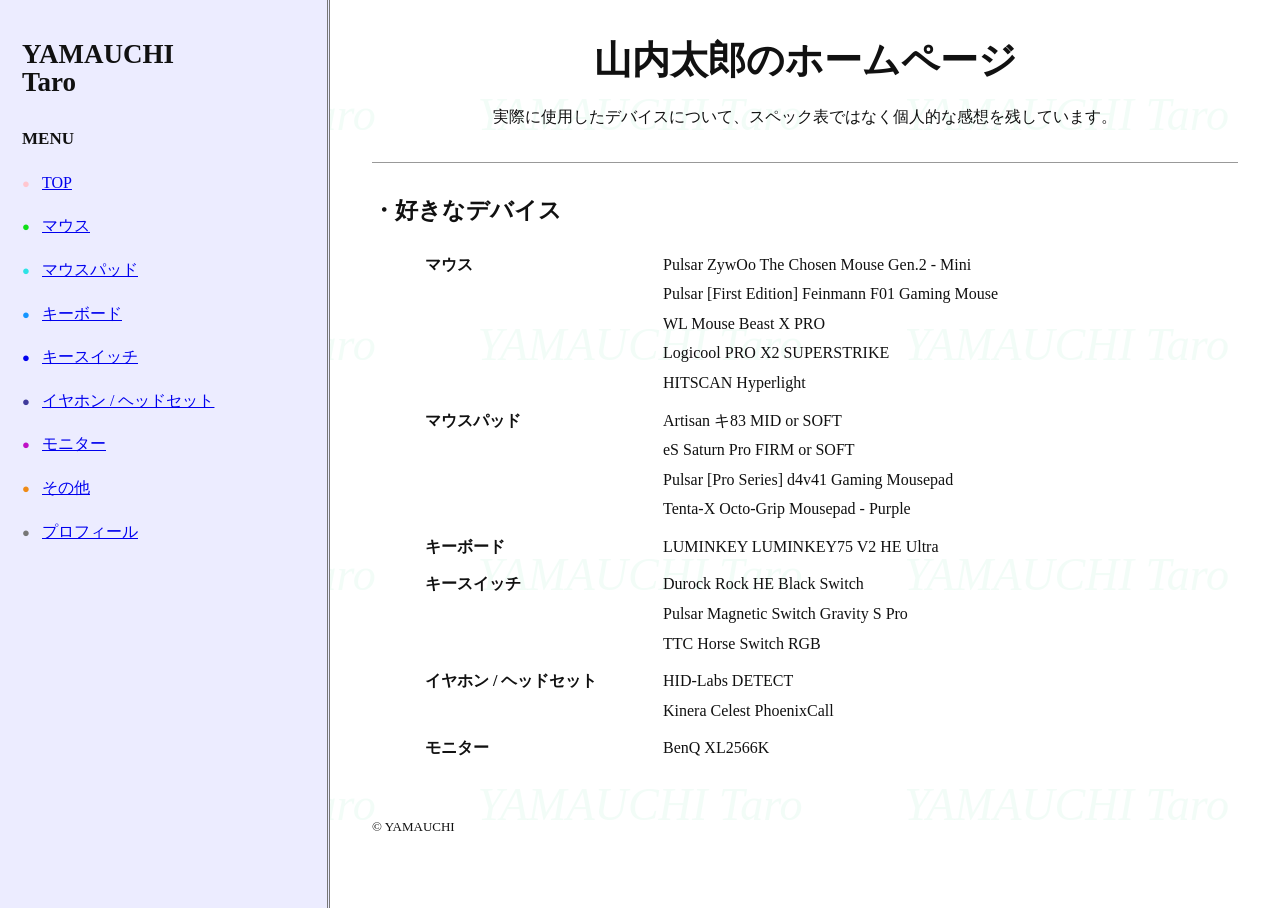
<file: index.html>
<!doctype html>
<html lang="ja">
<head>
  <meta charset="utf-8">
  <meta name="viewport" content="width=device-width, initial-scale=1">
  <meta name="description" content="山内太郎が実際に使用したデバイスの個人的な感想をまとめるホームページ">
  <title>TOP | 山内太郎のホームページ</title>
  <link rel="stylesheet" href="style.css">
</head>
<body>
  <div class="bg-pattern" aria-hidden="true">
    <span>YAMAUCHI Taro</span><span>YAMAUCHI Taro</span><span>YAMAUCHI Taro</span><span>YAMAUCHI Taro</span>
    <span>YAMAUCHI Taro</span><span>YAMAUCHI Taro</span><span>YAMAUCHI Taro</span><span>YAMAUCHI Taro</span>
    <span>YAMAUCHI Taro</span><span>YAMAUCHI Taro</span><span>YAMAUCHI Taro</span><span>YAMAUCHI Taro</span>
    <span>YAMAUCHI Taro</span><span>YAMAUCHI Taro</span><span>YAMAUCHI Taro</span><span>YAMAUCHI Taro</span>
    <span>YAMAUCHI Taro</span><span>YAMAUCHI Taro</span><span>YAMAUCHI Taro</span><span>YAMAUCHI Taro</span>
  </div>
  <div class="site-shell">
    <aside class="sidebar">
      <div class="site-name">YAMAUCHI<br>Taro</div>
      <div class="menu-title">MENU</div>
      <nav aria-label="メインメニュー">
        <ul>
          <li><a href="index.html">TOP</a></li>
          <li><a href="mouse.html">マウス</a></li>
          <li><a href="mousepad.html">マウスパッド</a></li>
          <li><a href="keyboard.html">キーボード</a></li>
          <li><a href="keyswitch.html">キースイッチ</a></li>
          <li><a href="audio.html">イヤホン / ヘッドセット</a></li>
          <li><a href="monitor.html">モニター</a></li>
          <li><a href="other.html">その他</a></li>
          <li><a href="profile.html">プロフィール</a></li>
        </ul>
      </nav>
    </aside>
    <main class="content">
      <h1 class="page-title">山内太郎のホームページ</h1>
      <p class="lead">実際に使用したデバイスについて、スペック表ではなく個人的な感想を残しています。</p>
      <hr class="rule">
      <section class="section">
        <h2>好きなデバイス</h2>
        <dl class="setup-list favorite-devices">
          <!--
            この一覧はGoogleスプレッドシート「好きなデバイス」から自動生成されます。
            FAVORITES_START 〜 FAVORITES_END の間は「サイトを更新」実行時に書き換えられるため、
            手動で編集しないでください。
          -->
          <!-- FAVORITES_START -->
          <div>
            <dt>マウス</dt>
            <dd><ul class="favorite-items">
              <li>Pulsar ZywOo The Chosen Mouse Gen.2 - Mini</li>
              <li>Pulsar [First Edition] Feinmann F01 Gaming Mouse</li>
              <li>WL Mouse Beast X PRO</li>
              <li>Logicool PRO X2 SUPERSTRIKE</li>
              <li>HITSCAN Hyperlight</li>
            </ul></dd>
          </div>
          <div>
            <dt>マウスパッド</dt>
            <dd><ul class="favorite-items">
              <li>Artisan キ83 MID or SOFT</li>
              <li>eS Saturn Pro FIRM or SOFT</li>
              <li>Pulsar [Pro Series] d4v41 Gaming Mousepad</li>
              <li>Tenta-X Octo-Grip Mousepad - Purple</li>
            </ul></dd>
          </div>
          <div>
            <dt>キーボード</dt>
            <dd><ul class="favorite-items">
              <li>LUMINKEY LUMINKEY75 V2 HE Ultra</li>
            </ul></dd>
          </div>
          <div>
            <dt>キースイッチ</dt>
            <dd><ul class="favorite-items">
              <li>Durock Rock HE Black Switch</li>
              <li>Pulsar Magnetic Switch Gravity S Pro</li>
              <li>TTC Horse Switch RGB</li>
            </ul></dd>
          </div>
          <div>
            <dt>イヤホン / ヘッドセット</dt>
            <dd><ul class="favorite-items">
              <li>HID-Labs DETECT</li>
              <li>Kinera Celest PhoenixCall</li>
            </ul></dd>
          </div>
          <div>
            <dt>モニター</dt>
            <dd><ul class="favorite-items">
              <li>BenQ XL2566K</li>
            </ul></dd>
          </div>
          <!-- FAVORITES_END -->
        </dl>
      </section>
      <footer>© YAMAUCHI</footer>
    </main>
  </div>
</body>
</html>
</file>
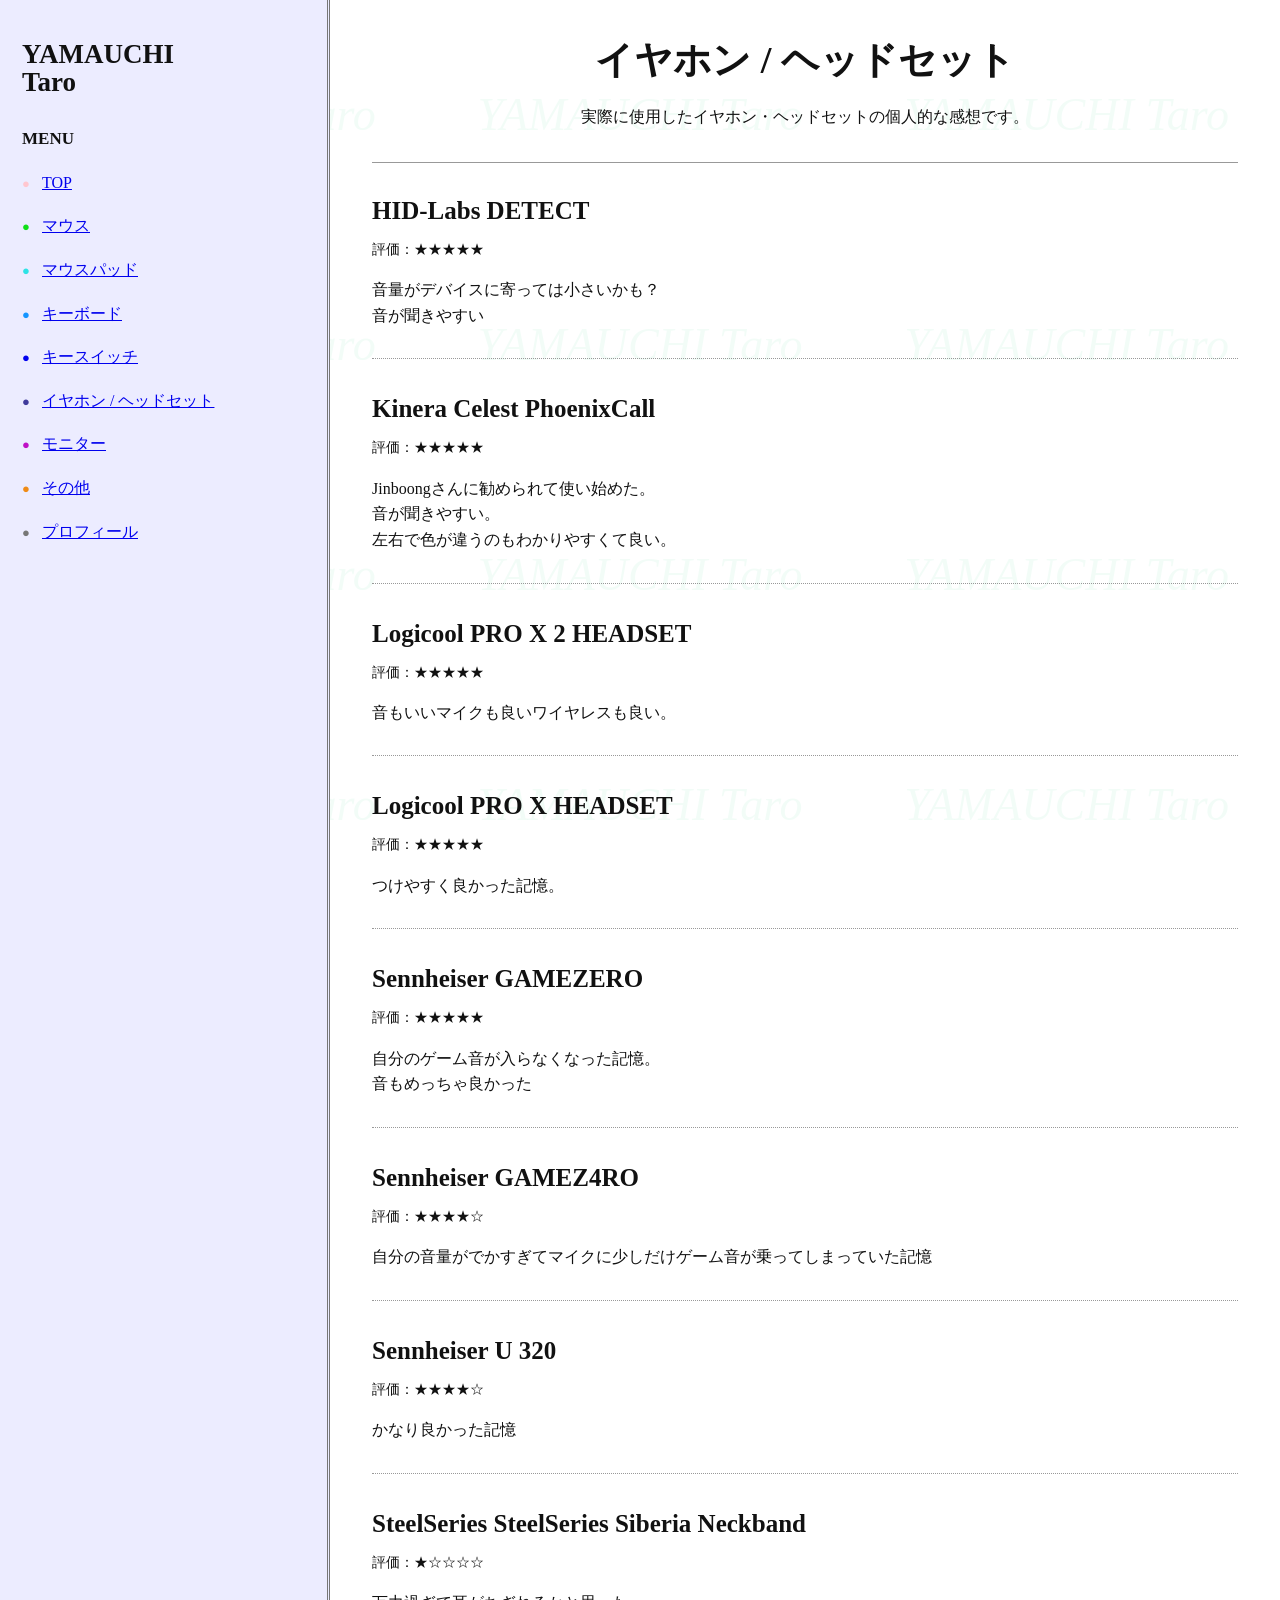
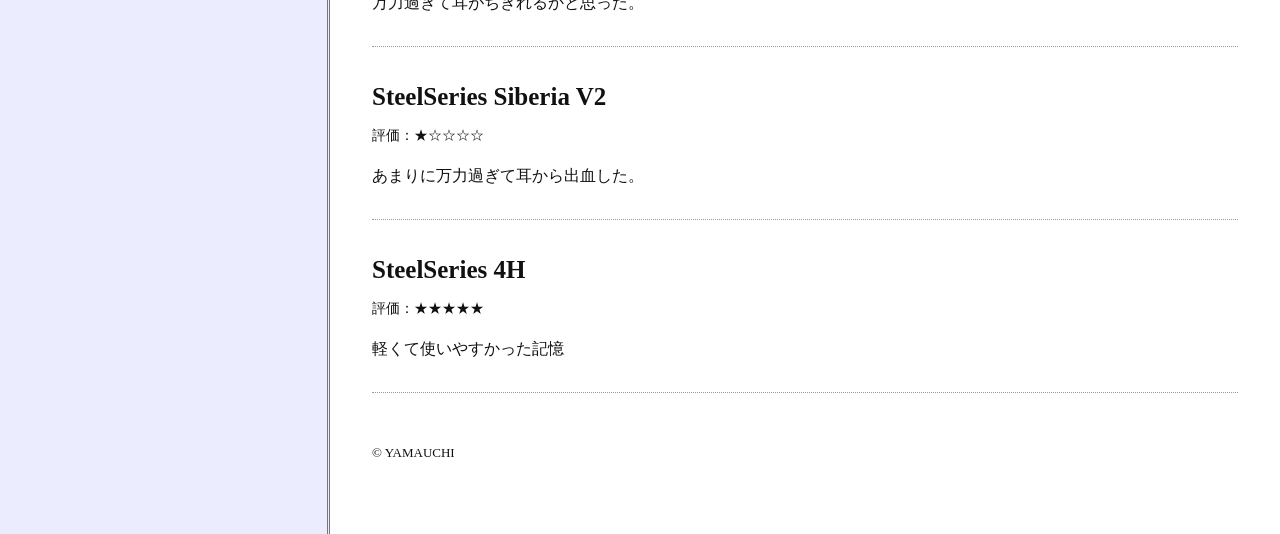
<file: audio.html>
<!doctype html>
<html lang="ja">
<head>
  <meta charset="utf-8">
  <meta name="viewport" content="width=device-width, initial-scale=1">
  <meta name="description" content="実際に使用したイヤホン・ヘッドセットの個人的な感想です。">
  <title>イヤホン / ヘッドセット | 山内太郎のホームページ</title>
  <link rel="stylesheet" href="style.css">
</head>
<body>
  <div class="bg-pattern" aria-hidden="true">
    <span>YAMAUCHI Taro</span><span>YAMAUCHI Taro</span><span>YAMAUCHI Taro</span><span>YAMAUCHI Taro</span>
    <span>YAMAUCHI Taro</span><span>YAMAUCHI Taro</span><span>YAMAUCHI Taro</span><span>YAMAUCHI Taro</span>
    <span>YAMAUCHI Taro</span><span>YAMAUCHI Taro</span><span>YAMAUCHI Taro</span><span>YAMAUCHI Taro</span>
    <span>YAMAUCHI Taro</span><span>YAMAUCHI Taro</span><span>YAMAUCHI Taro</span><span>YAMAUCHI Taro</span>
    <span>YAMAUCHI Taro</span><span>YAMAUCHI Taro</span><span>YAMAUCHI Taro</span><span>YAMAUCHI Taro</span>
  </div>
  <div class="site-shell">
    <aside class="sidebar">
      <div class="site-name">YAMAUCHI<br>Taro</div>
      <div class="menu-title">MENU</div>
      <nav aria-label="メインメニュー">
        <ul>
          <li><a href="index.html">TOP</a></li>
          <li><a href="mouse.html">マウス</a></li>
          <li><a href="mousepad.html">マウスパッド</a></li>
          <li><a href="keyboard.html">キーボード</a></li>
          <li><a href="keyswitch.html">キースイッチ</a></li>
          <li><a href="audio.html">イヤホン / ヘッドセット</a></li>
          <li><a href="monitor.html">モニター</a></li>
          <li><a href="other.html">その他</a></li>
          <li><a href="profile.html">プロフィール</a></li>
        </ul>
      </nav>
    </aside>
    <main class="content">
      <h1 class="page-title">イヤホン / ヘッドセット</h1>
      <p class="lead">実際に使用したイヤホン・ヘッドセットの個人的な感想です。</p>
      <hr class="rule">

      <section class="reviews">
        <!--
          このレビュー欄はGoogleスプレッドシート「レビュー管理」から自動生成されます。
          下の REVIEWS_START 〜 REVIEWS_END の間は「ホームページ管理 → サイトを更新」の
          実行時に毎回書き換えられるため、手動で編集しないでください。
          この範囲の外側（メニュー・背景・タイトル・フッターなど）は自動更新では変更されません。
        -->
        <!-- REVIEWS_START -->
        <article class="review-entry">
          <h2>HID-Labs DETECT</h2>
          <p class="review-meta">評価：★★★★★</p>
          <p>音量がデバイスに寄っては小さいかも？<br>
          音が聞きやすい</p>
        </article>
        <hr class="review-separator">

        <article class="review-entry">
          <h2>Kinera Celest PhoenixCall</h2>
          <p class="review-meta">評価：★★★★★</p>
          <p>Jinboongさんに勧められて使い始めた。<br>
          音が聞きやすい。<br>
          左右で色が違うのもわかりやすくて良い。</p>
        </article>
        <hr class="review-separator">

        <article class="review-entry">
          <h2>Logicool PRO X 2 HEADSET</h2>
          <p class="review-meta">評価：★★★★★</p>
          <p>音もいいマイクも良いワイヤレスも良い。</p>
        </article>
        <hr class="review-separator">

        <article class="review-entry">
          <h2>Logicool PRO X HEADSET</h2>
          <p class="review-meta">評価：★★★★★</p>
          <p>つけやすく良かった記憶。</p>
        </article>
        <hr class="review-separator">

        <article class="review-entry">
          <h2>Sennheiser GAMEZERO</h2>
          <p class="review-meta">評価：★★★★★</p>
          <p>自分のゲーム音が入らなくなった記憶。<br>
          音もめっちゃ良かった</p>
        </article>
        <hr class="review-separator">

        <article class="review-entry">
          <h2>Sennheiser GAMEZ4RO</h2>
          <p class="review-meta">評価：★★★★☆</p>
          <p>自分の音量がでかすぎてマイクに少しだけゲーム音が乗ってしまっていた記憶</p>
        </article>
        <hr class="review-separator">

        <article class="review-entry">
          <h2>Sennheiser U 320</h2>
          <p class="review-meta">評価：★★★★☆</p>
          <p>かなり良かった記憶</p>
        </article>
        <hr class="review-separator">

        <article class="review-entry">
          <h2>SteelSeries SteelSeries Siberia Neckband</h2>
          <p class="review-meta">評価：★☆☆☆☆</p>
          <p>万力過ぎて耳がちぎれるかと思った。</p>
        </article>
        <hr class="review-separator">

        <article class="review-entry">
          <h2>SteelSeries Siberia V2</h2>
          <p class="review-meta">評価：★☆☆☆☆</p>
          <p>あまりに万力過ぎて耳から出血した。</p>
        </article>
        <hr class="review-separator">

        <article class="review-entry">
          <h2>SteelSeries 4H</h2>
          <p class="review-meta">評価：★★★★★</p>
          <p>軽くて使いやすかった記憶</p>
        </article>
        <hr class="review-separator">
        <!-- REVIEWS_END -->
      </section>

      <footer>© YAMAUCHI</footer>
    </main>
  </div>
</body>
</html>
</file>
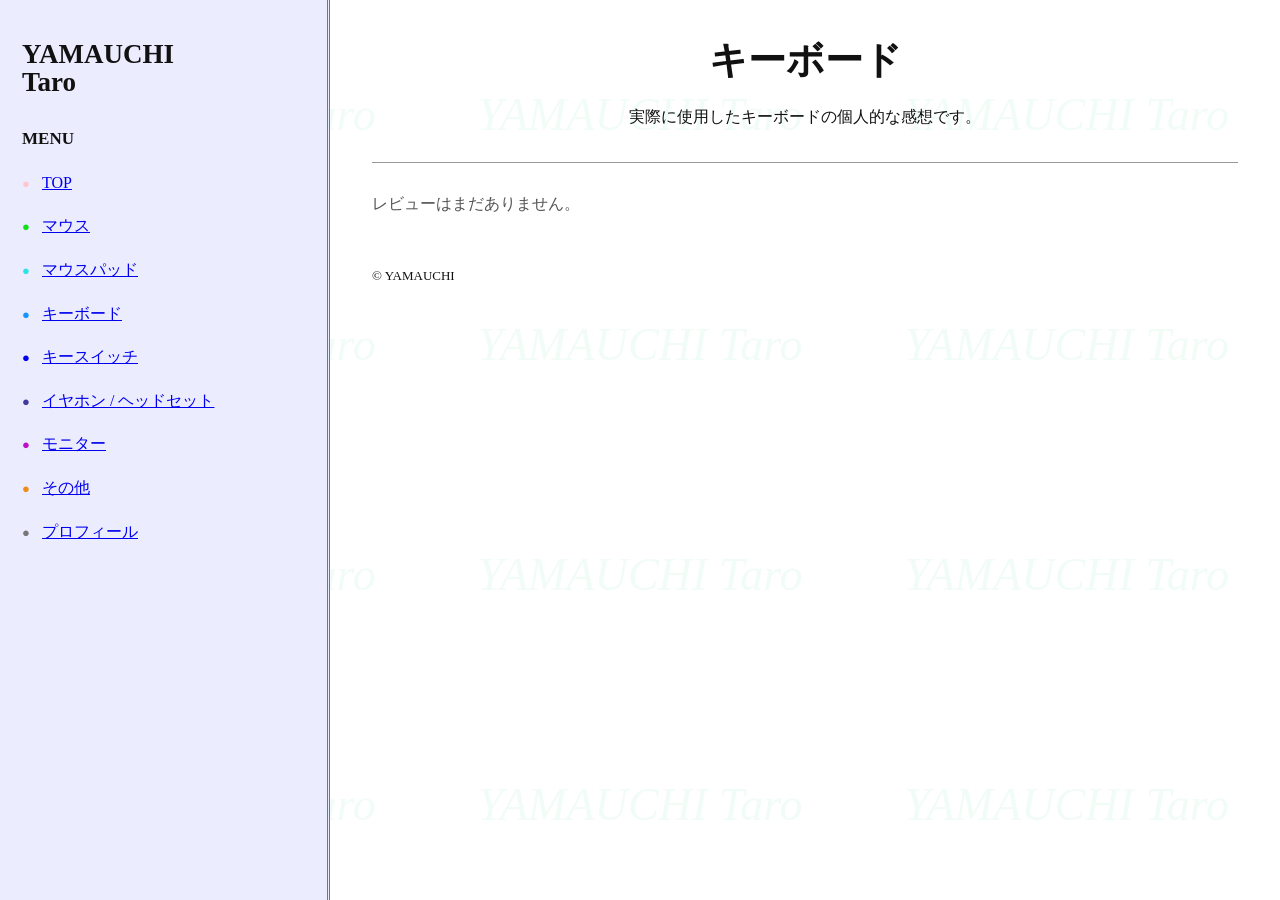
<file: keyboard.html>
<!doctype html>
<html lang="ja">
<head>
  <meta charset="utf-8">
  <meta name="viewport" content="width=device-width, initial-scale=1">
  <meta name="description" content="実際に使用したキーボードの個人的な感想です。">
  <title>キーボード | 山内太郎のホームページ</title>
  <link rel="stylesheet" href="style.css">
</head>
<body>
  <div class="bg-pattern" aria-hidden="true">
    <span>YAMAUCHI Taro</span><span>YAMAUCHI Taro</span><span>YAMAUCHI Taro</span><span>YAMAUCHI Taro</span>
    <span>YAMAUCHI Taro</span><span>YAMAUCHI Taro</span><span>YAMAUCHI Taro</span><span>YAMAUCHI Taro</span>
    <span>YAMAUCHI Taro</span><span>YAMAUCHI Taro</span><span>YAMAUCHI Taro</span><span>YAMAUCHI Taro</span>
    <span>YAMAUCHI Taro</span><span>YAMAUCHI Taro</span><span>YAMAUCHI Taro</span><span>YAMAUCHI Taro</span>
    <span>YAMAUCHI Taro</span><span>YAMAUCHI Taro</span><span>YAMAUCHI Taro</span><span>YAMAUCHI Taro</span>
  </div>
  <div class="site-shell">
    <aside class="sidebar">
      <div class="site-name">YAMAUCHI<br>Taro</div>
      <div class="menu-title">MENU</div>
      <nav aria-label="メインメニュー">
        <ul>
          <li><a href="index.html">TOP</a></li>
          <li><a href="mouse.html">マウス</a></li>
          <li><a href="mousepad.html">マウスパッド</a></li>
          <li><a href="keyboard.html">キーボード</a></li>
          <li><a href="keyswitch.html">キースイッチ</a></li>
          <li><a href="audio.html">イヤホン / ヘッドセット</a></li>
          <li><a href="monitor.html">モニター</a></li>
          <li><a href="other.html">その他</a></li>
          <li><a href="profile.html">プロフィール</a></li>
        </ul>
      </nav>
    </aside>
    <main class="content">
      <h1 class="page-title">キーボード</h1>
      <p class="lead">実際に使用したキーボードの個人的な感想です。</p>
      <hr class="rule">

      <section class="reviews">
        <!--
          このレビュー欄はGoogleスプレッドシート「レビュー管理」から自動生成されます。
          下の REVIEWS_START 〜 REVIEWS_END の間は「ホームページ管理 → サイトを更新」の
          実行時に毎回書き換えられるため、手動で編集しないでください。
          この範囲の外側（メニュー・背景・タイトル・フッターなど）は自動更新では変更されません。
        -->
        <!-- REVIEWS_START -->
        <p class="empty">レビューはまだありません。</p>
        <!-- REVIEWS_END -->
      </section>

      <footer>© YAMAUCHI</footer>
    </main>
  </div>
</body>
</html>
</file>
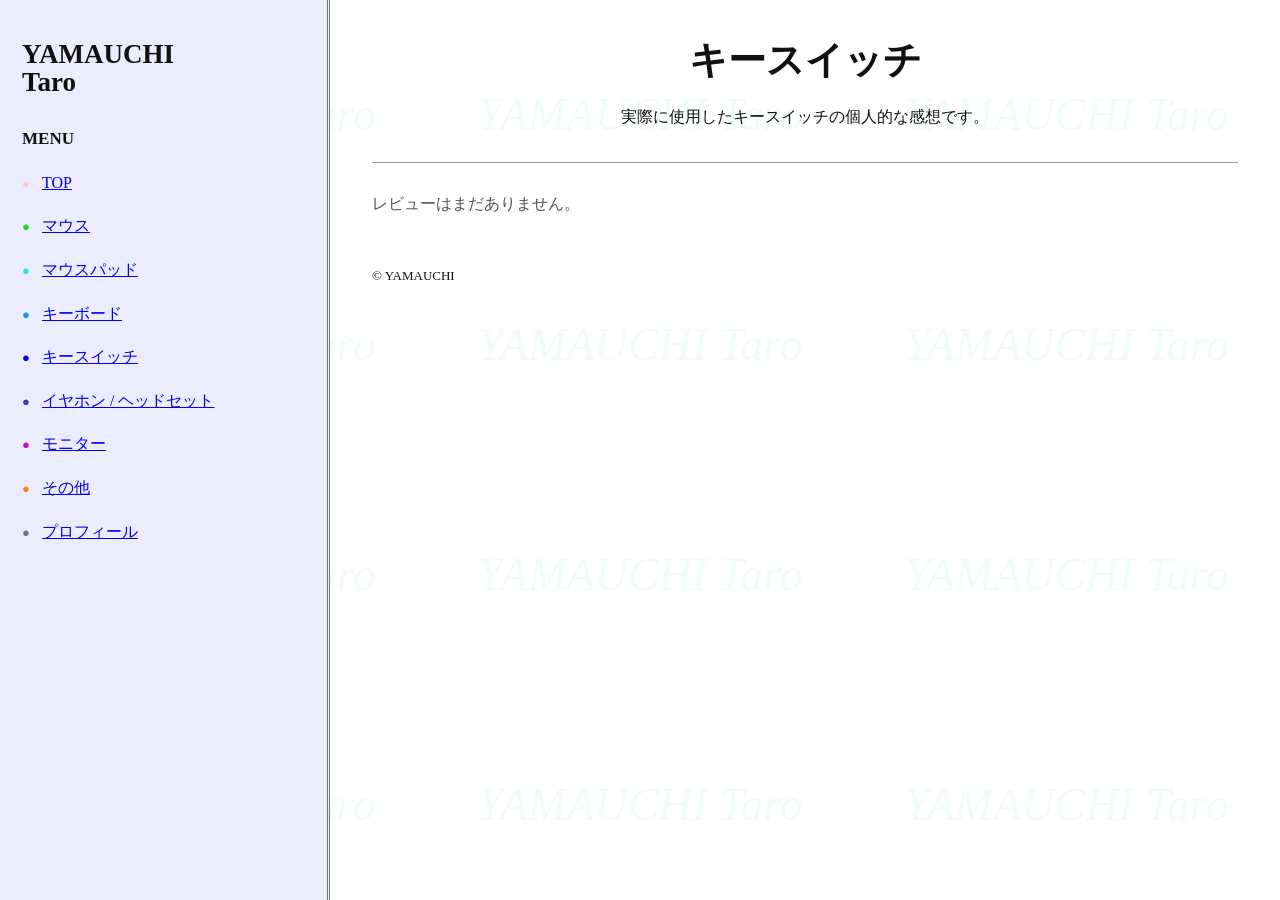
<file: keyswitch.html>
<!doctype html>
<html lang="ja">
<head>
  <meta charset="utf-8">
  <meta name="viewport" content="width=device-width, initial-scale=1">
  <meta name="description" content="実際に使用したキースイッチの個人的な感想です。">
  <title>キースイッチ | 山内太郎のホームページ</title>
  <link rel="stylesheet" href="style.css">
</head>
<body>
  <div class="bg-pattern" aria-hidden="true">
    <span>YAMAUCHI Taro</span><span>YAMAUCHI Taro</span><span>YAMAUCHI Taro</span><span>YAMAUCHI Taro</span>
    <span>YAMAUCHI Taro</span><span>YAMAUCHI Taro</span><span>YAMAUCHI Taro</span><span>YAMAUCHI Taro</span>
    <span>YAMAUCHI Taro</span><span>YAMAUCHI Taro</span><span>YAMAUCHI Taro</span><span>YAMAUCHI Taro</span>
    <span>YAMAUCHI Taro</span><span>YAMAUCHI Taro</span><span>YAMAUCHI Taro</span><span>YAMAUCHI Taro</span>
    <span>YAMAUCHI Taro</span><span>YAMAUCHI Taro</span><span>YAMAUCHI Taro</span><span>YAMAUCHI Taro</span>
  </div>
  <div class="site-shell">
    <aside class="sidebar">
      <div class="site-name">YAMAUCHI<br>Taro</div>
      <div class="menu-title">MENU</div>
      <nav aria-label="メインメニュー">
        <ul>
          <li><a href="index.html">TOP</a></li>
          <li><a href="mouse.html">マウス</a></li>
          <li><a href="mousepad.html">マウスパッド</a></li>
          <li><a href="keyboard.html">キーボード</a></li>
          <li><a href="keyswitch.html">キースイッチ</a></li>
          <li><a href="audio.html">イヤホン / ヘッドセット</a></li>
          <li><a href="monitor.html">モニター</a></li>
          <li><a href="other.html">その他</a></li>
          <li><a href="profile.html">プロフィール</a></li>
        </ul>
      </nav>
    </aside>
    <main class="content">
      <h1 class="page-title">キースイッチ</h1>
      <p class="lead">実際に使用したキースイッチの個人的な感想です。</p>
      <hr class="rule">

      <section class="reviews">
        <!--
          このレビュー欄はGoogleスプレッドシート「レビュー管理」から自動生成されます。
          下の REVIEWS_START 〜 REVIEWS_END の間は「ホームページ管理 → サイトを更新」の
          実行時に毎回書き換えられるため、手動で編集しないでください。
          この範囲の外側（メニュー・背景・タイトル・フッターなど）は自動更新では変更されません。
        -->
        <!-- REVIEWS_START -->
        <p class="empty">レビューはまだありません。</p>
        <!-- REVIEWS_END -->
      </section>

      <footer>© YAMAUCHI</footer>
    </main>
  </div>
</body>
</html>
</file>
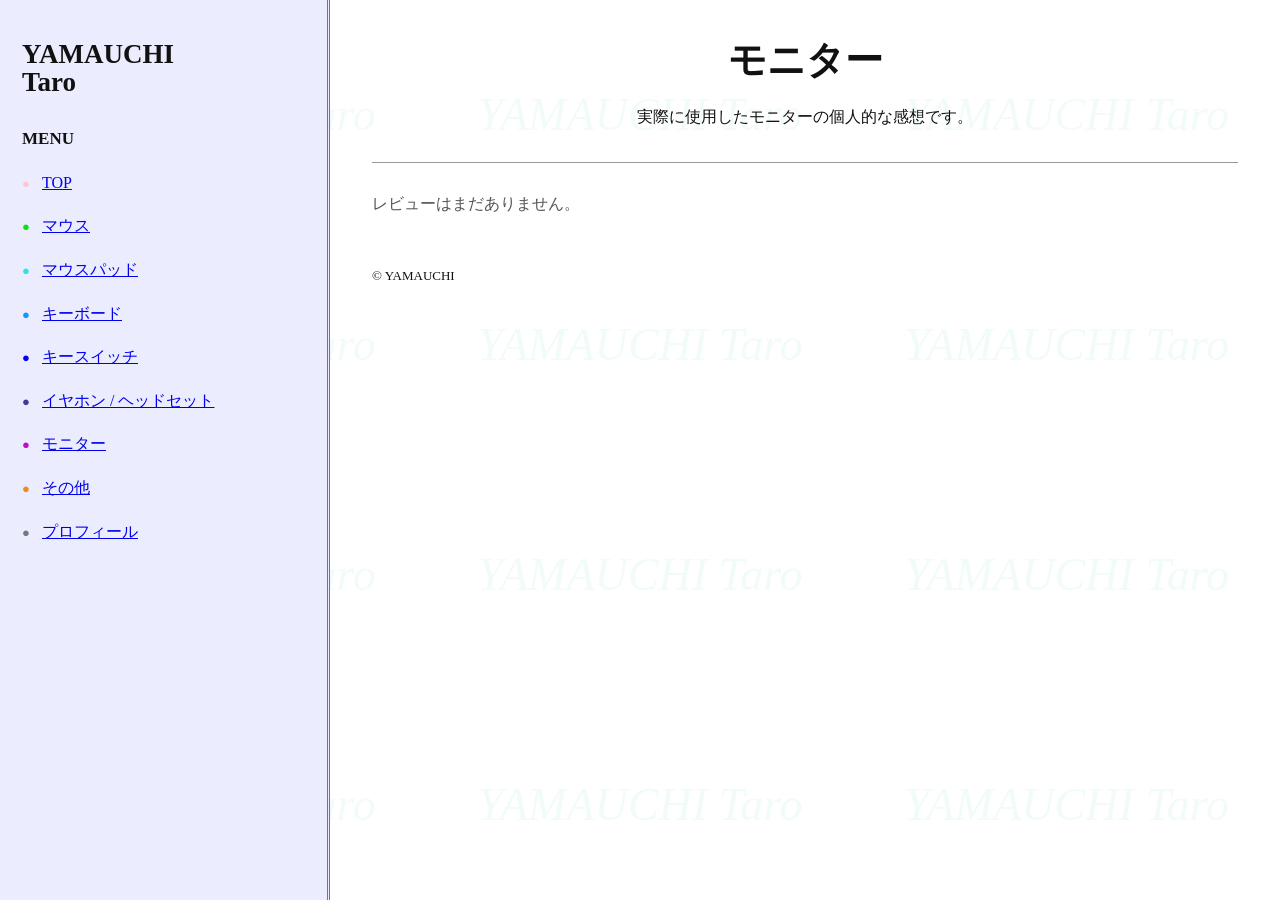
<file: monitor.html>
<!doctype html>
<html lang="ja">
<head>
  <meta charset="utf-8">
  <meta name="viewport" content="width=device-width, initial-scale=1">
  <meta name="description" content="実際に使用したモニターの個人的な感想です。">
  <title>モニター | 山内太郎のホームページ</title>
  <link rel="stylesheet" href="style.css">
</head>
<body>
  <div class="bg-pattern" aria-hidden="true">
    <span>YAMAUCHI Taro</span><span>YAMAUCHI Taro</span><span>YAMAUCHI Taro</span><span>YAMAUCHI Taro</span>
    <span>YAMAUCHI Taro</span><span>YAMAUCHI Taro</span><span>YAMAUCHI Taro</span><span>YAMAUCHI Taro</span>
    <span>YAMAUCHI Taro</span><span>YAMAUCHI Taro</span><span>YAMAUCHI Taro</span><span>YAMAUCHI Taro</span>
    <span>YAMAUCHI Taro</span><span>YAMAUCHI Taro</span><span>YAMAUCHI Taro</span><span>YAMAUCHI Taro</span>
    <span>YAMAUCHI Taro</span><span>YAMAUCHI Taro</span><span>YAMAUCHI Taro</span><span>YAMAUCHI Taro</span>
  </div>
  <div class="site-shell">
    <aside class="sidebar">
      <div class="site-name">YAMAUCHI<br>Taro</div>
      <div class="menu-title">MENU</div>
      <nav aria-label="メインメニュー">
        <ul>
          <li><a href="index.html">TOP</a></li>
          <li><a href="mouse.html">マウス</a></li>
          <li><a href="mousepad.html">マウスパッド</a></li>
          <li><a href="keyboard.html">キーボード</a></li>
          <li><a href="keyswitch.html">キースイッチ</a></li>
          <li><a href="audio.html">イヤホン / ヘッドセット</a></li>
          <li><a href="monitor.html">モニター</a></li>
          <li><a href="other.html">その他</a></li>
          <li><a href="profile.html">プロフィール</a></li>
        </ul>
      </nav>
    </aside>
    <main class="content">
      <h1 class="page-title">モニター</h1>
      <p class="lead">実際に使用したモニターの個人的な感想です。</p>
      <hr class="rule">

      <section class="reviews">
        <!--
          このレビュー欄はGoogleスプレッドシート「レビュー管理」から自動生成されます。
          下の REVIEWS_START 〜 REVIEWS_END の間は「ホームページ管理 → サイトを更新」の
          実行時に毎回書き換えられるため、手動で編集しないでください。
          この範囲の外側（メニュー・背景・タイトル・フッターなど）は自動更新では変更されません。
        -->
        <!-- REVIEWS_START -->
        <p class="empty">レビューはまだありません。</p>
        <!-- REVIEWS_END -->
      </section>

      <footer>© YAMAUCHI</footer>
    </main>
  </div>
</body>
</html>
</file>
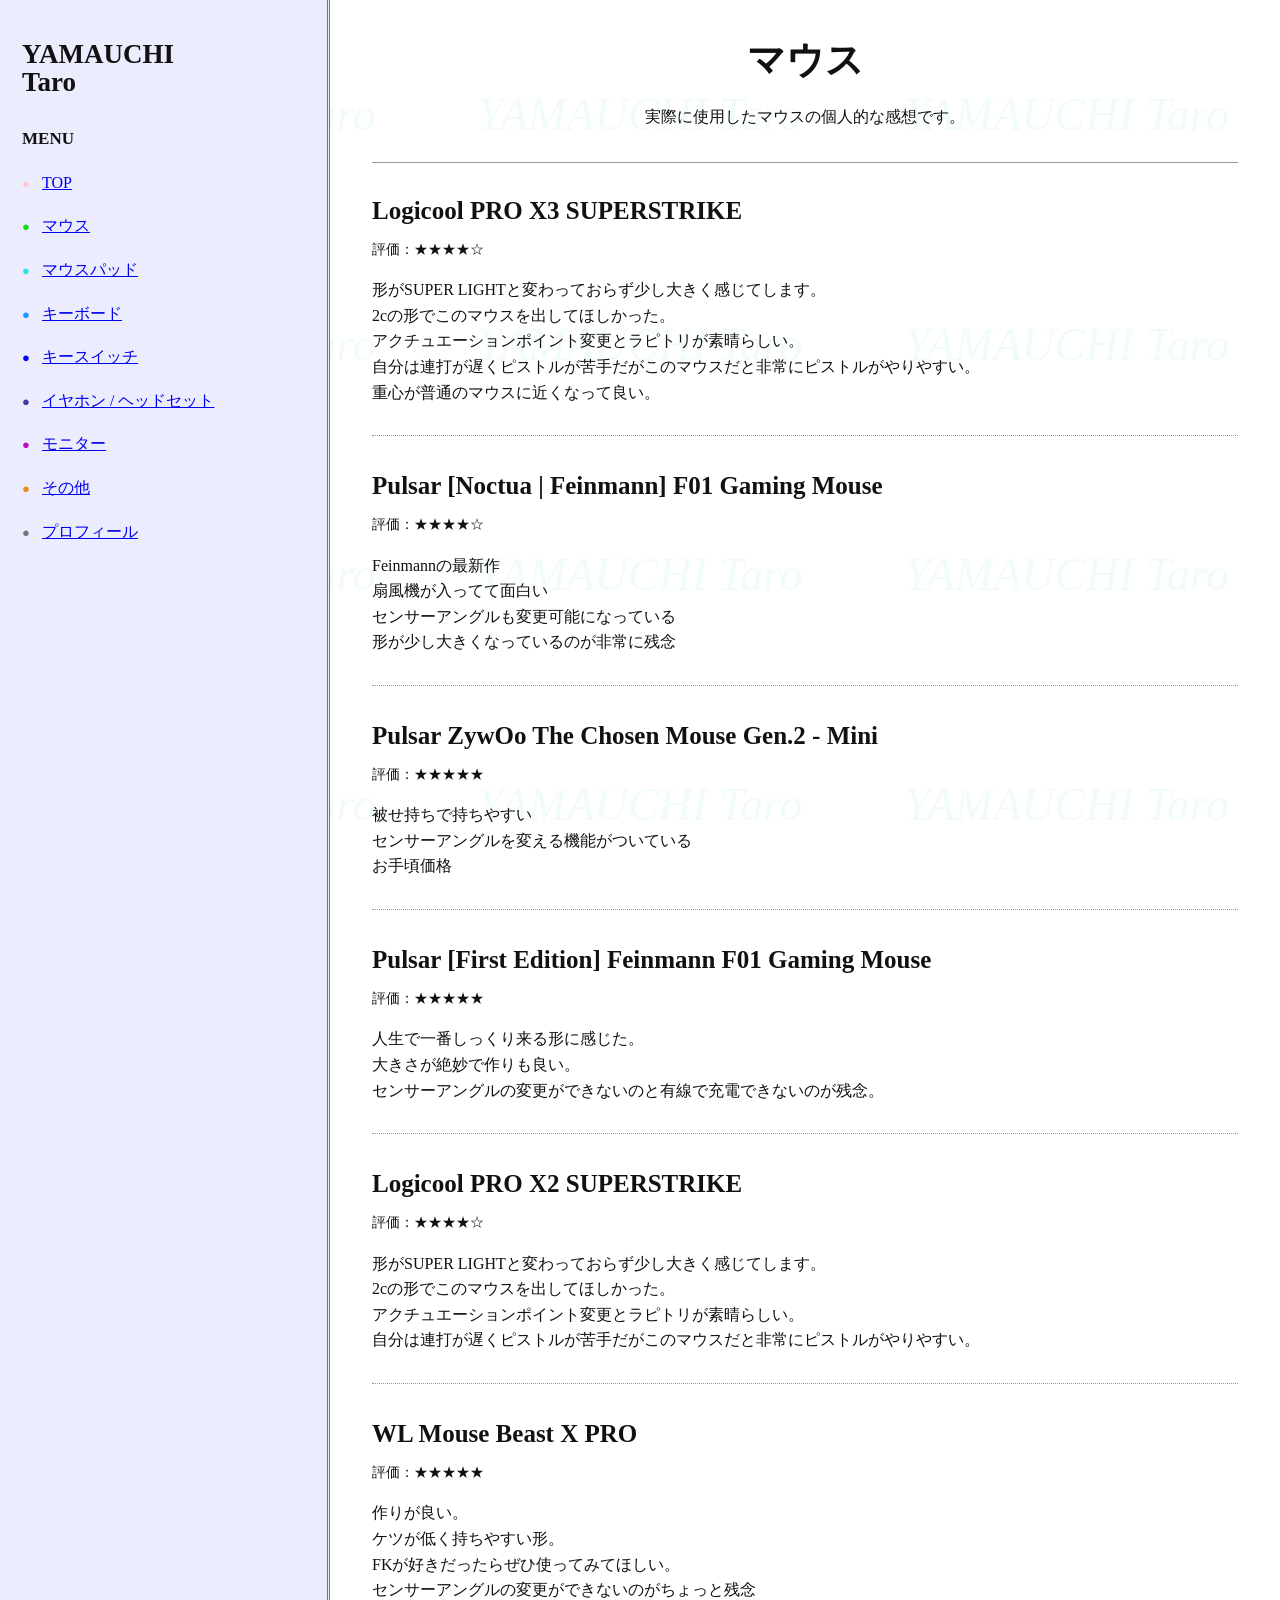
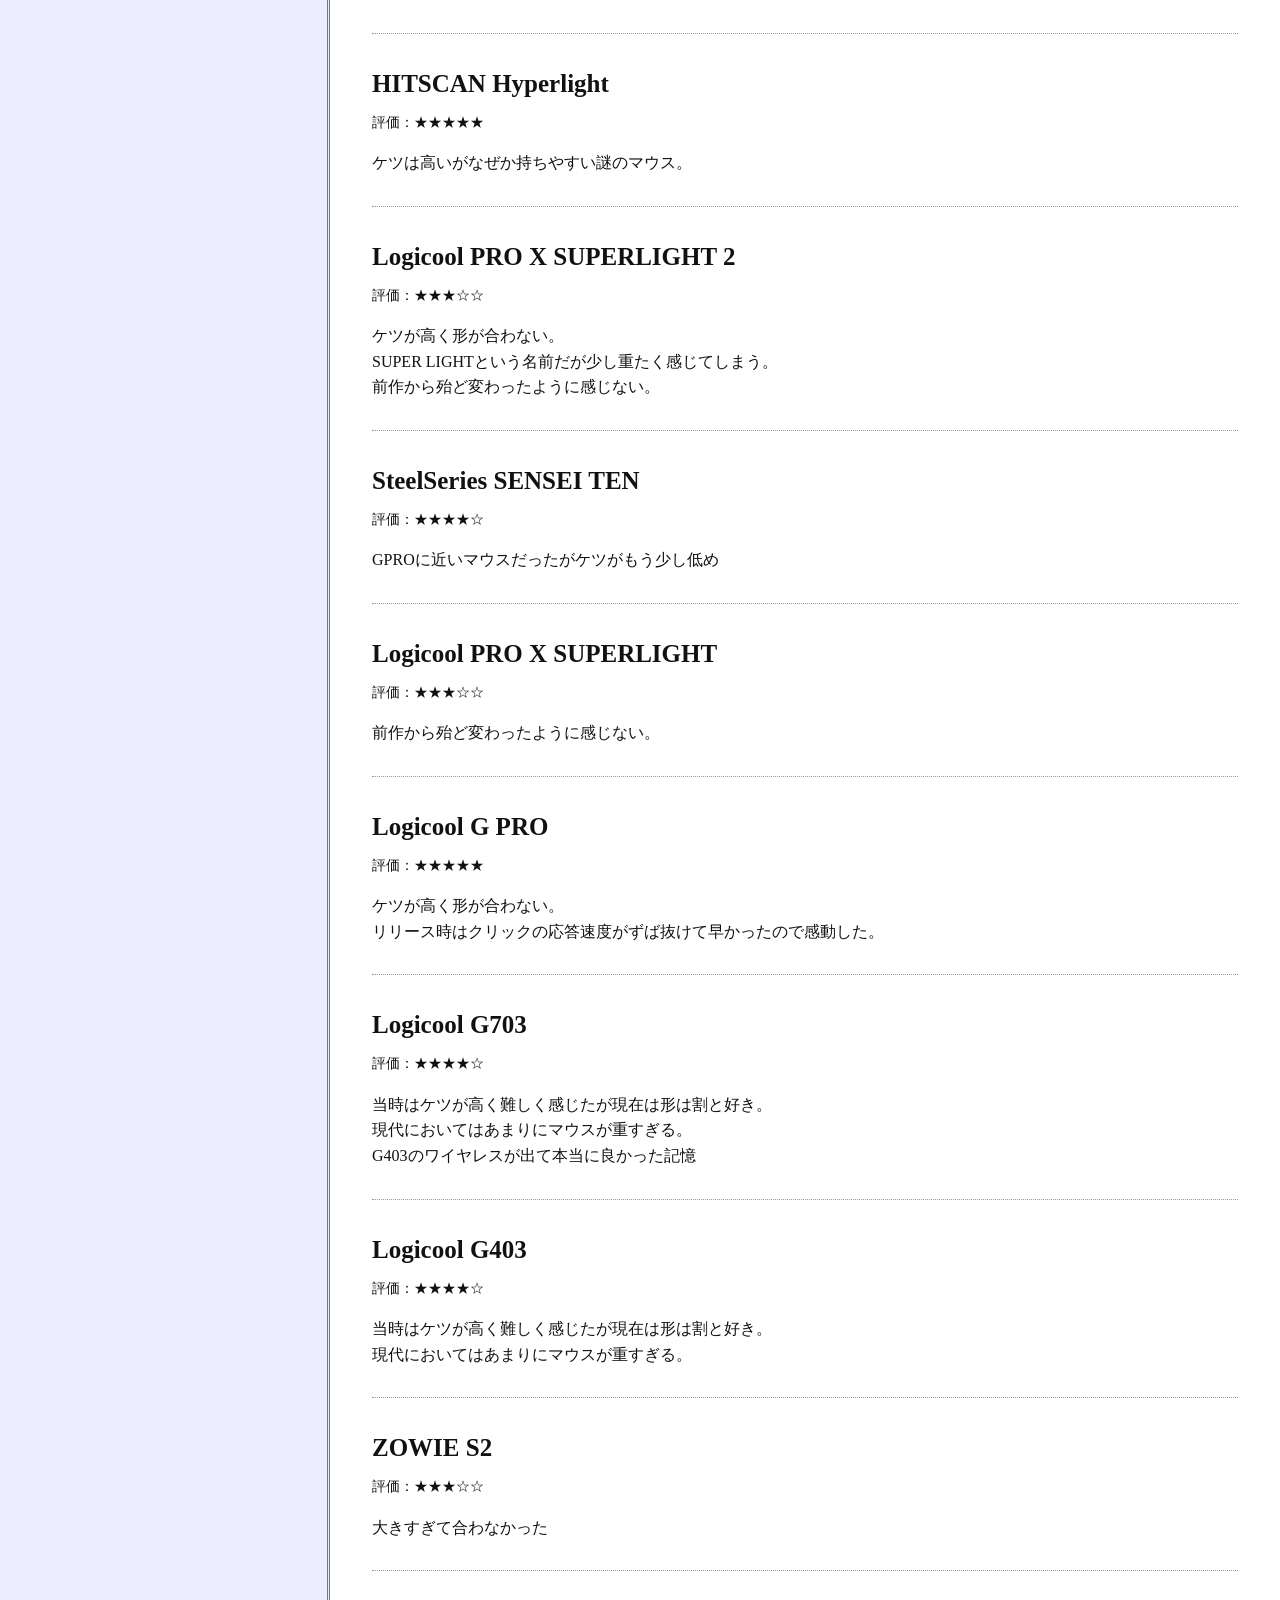
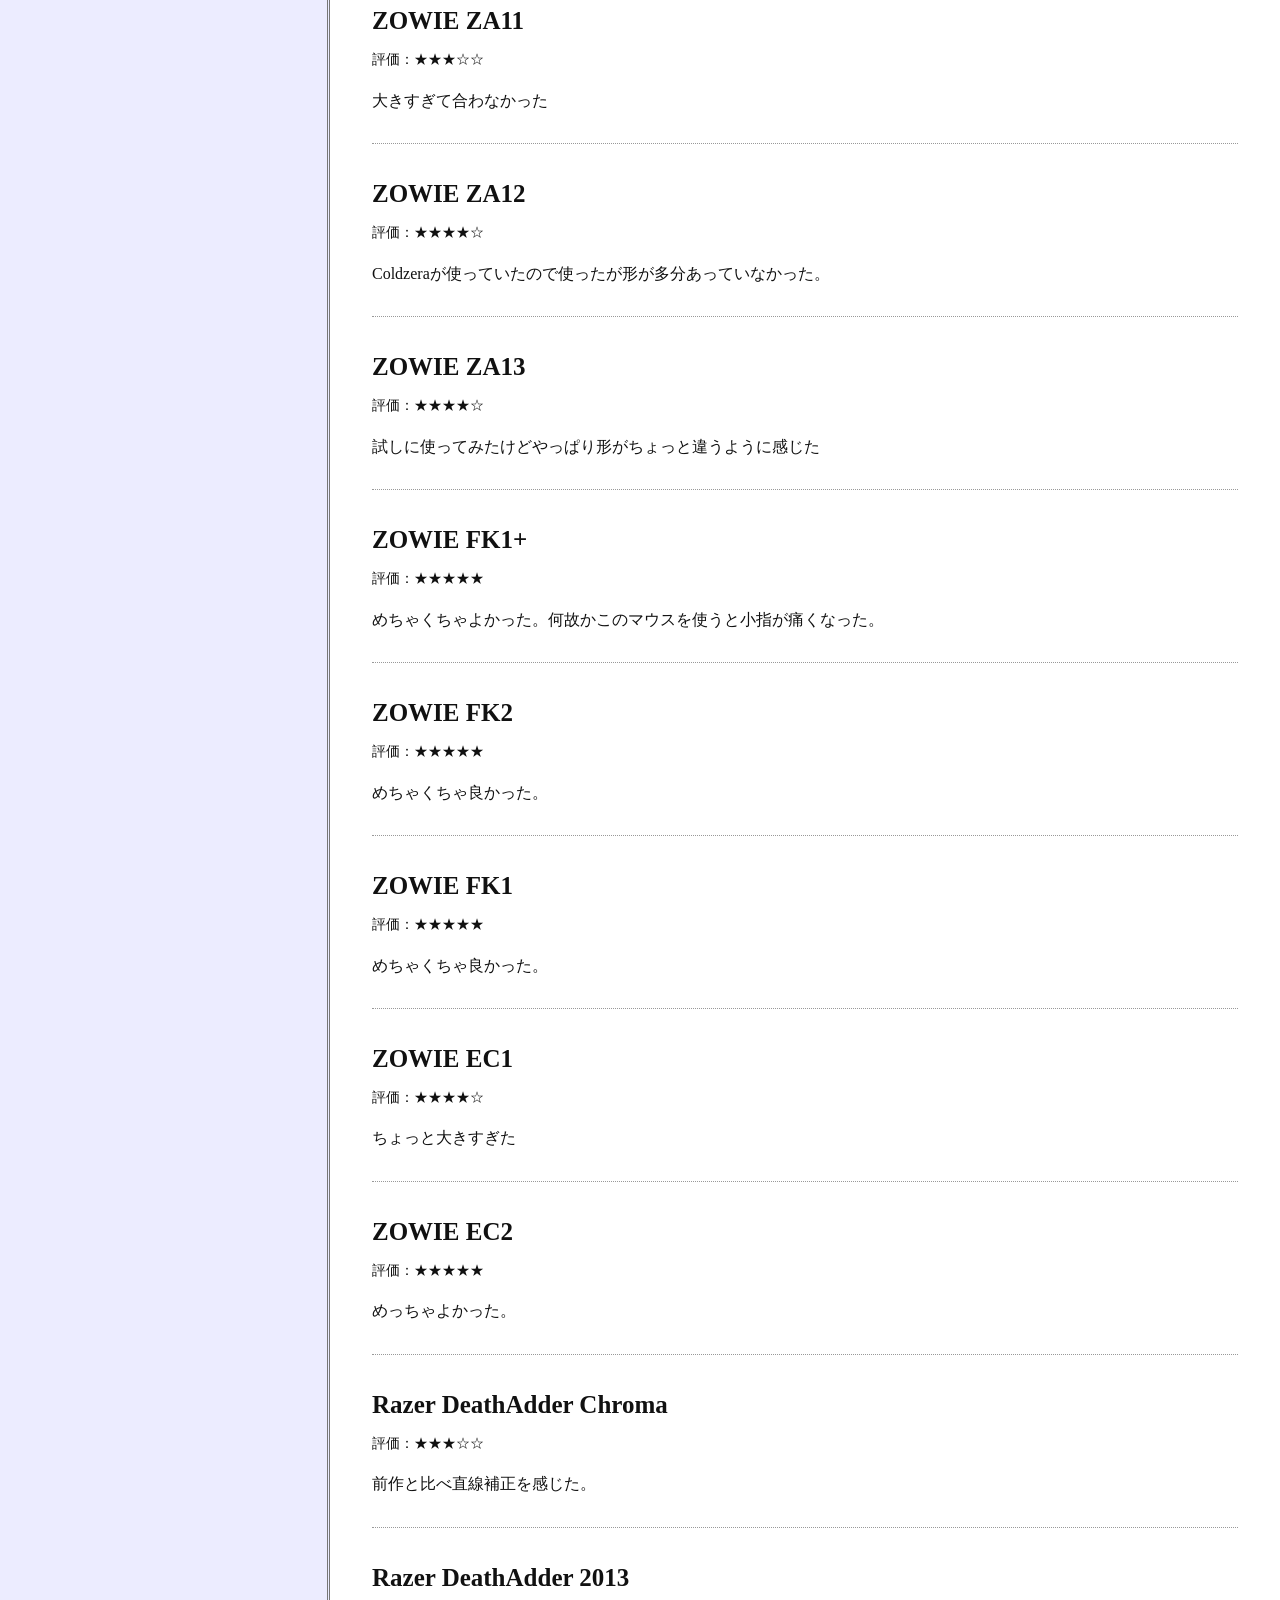
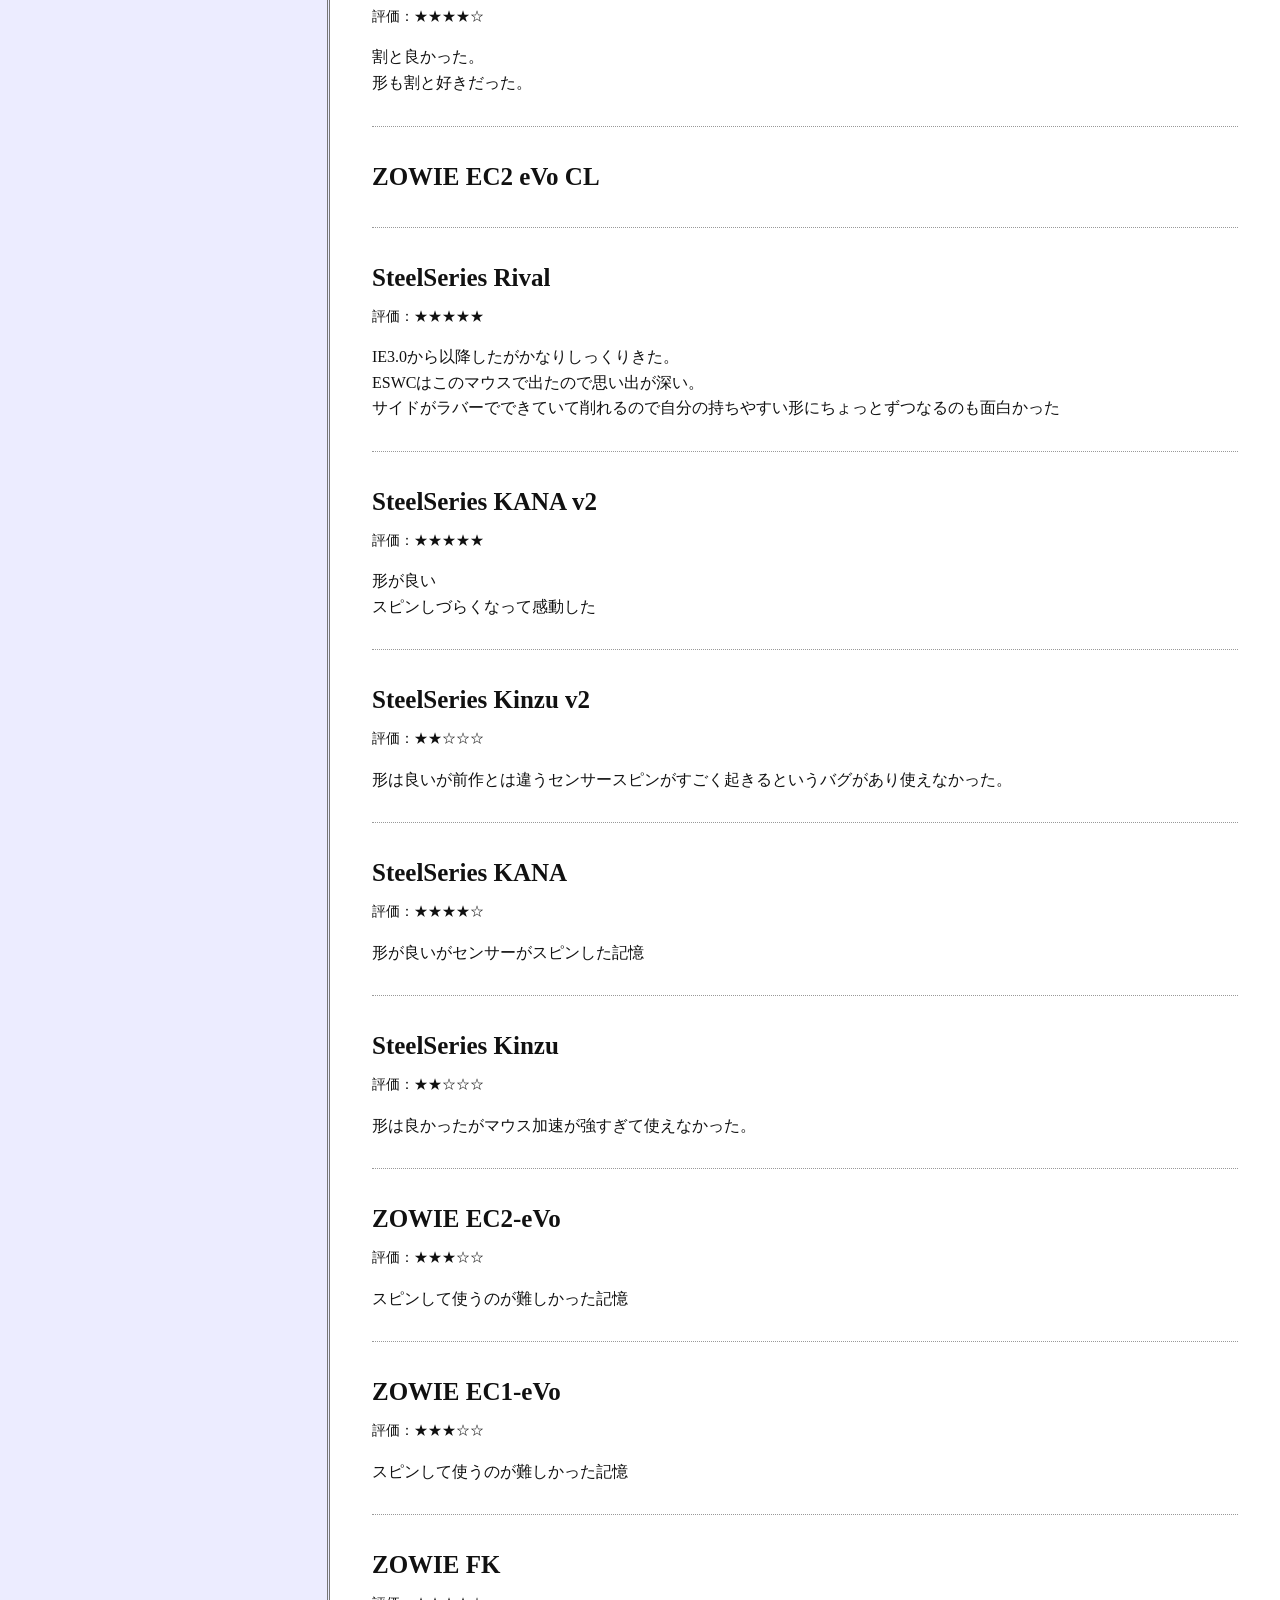
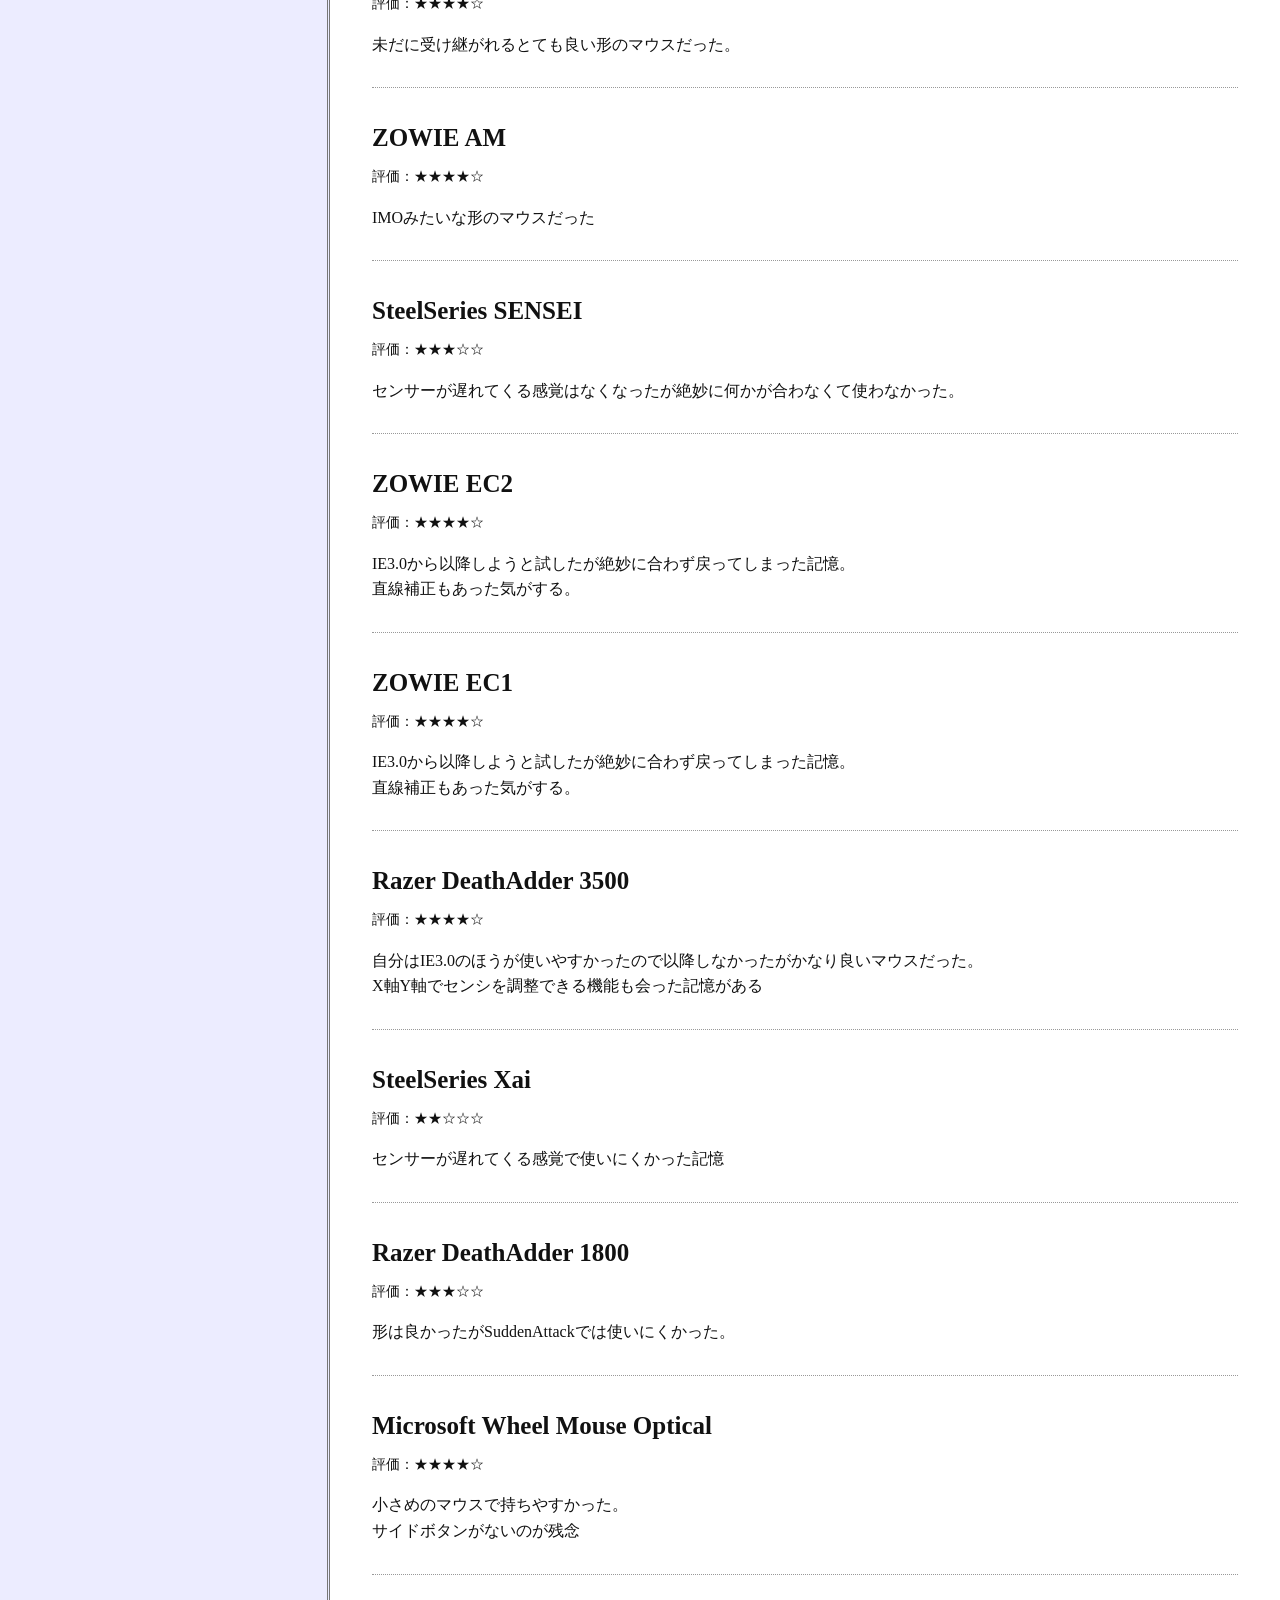
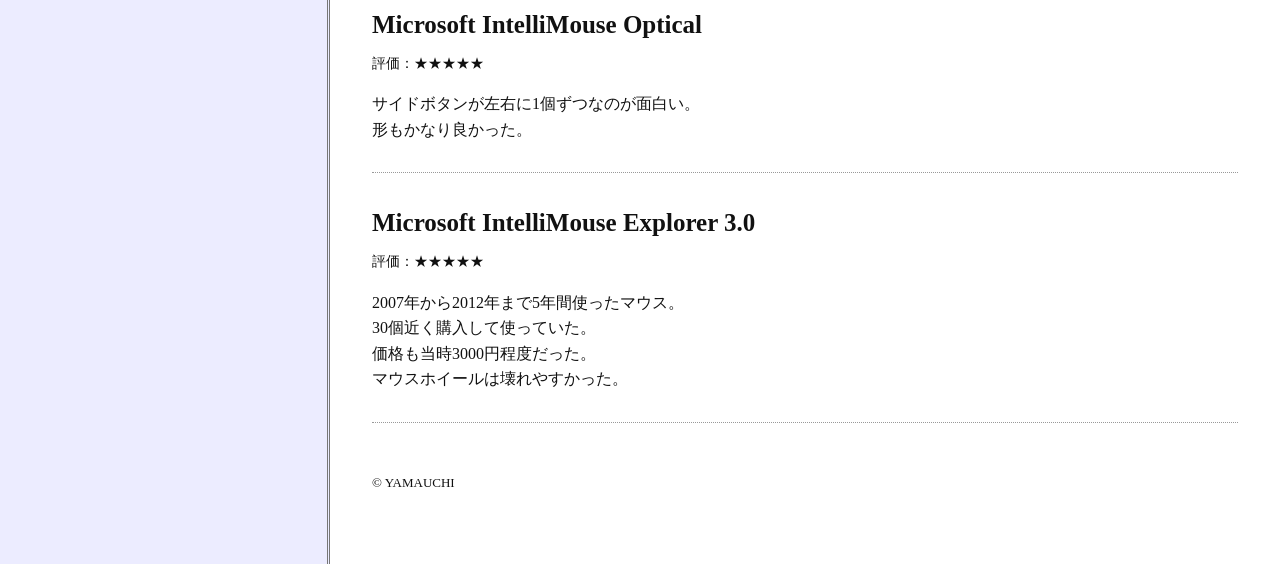
<file: mouse.html>
<!doctype html>
<html lang="ja">
<head>
  <meta charset="utf-8">
  <meta name="viewport" content="width=device-width, initial-scale=1">
  <meta name="description" content="実際に使用したマウスの個人的な感想です。">
  <title>マウス | 山内太郎のホームページ</title>
  <link rel="stylesheet" href="style.css">
</head>
<body>
  <div class="bg-pattern" aria-hidden="true">
    <span>YAMAUCHI Taro</span><span>YAMAUCHI Taro</span><span>YAMAUCHI Taro</span><span>YAMAUCHI Taro</span>
    <span>YAMAUCHI Taro</span><span>YAMAUCHI Taro</span><span>YAMAUCHI Taro</span><span>YAMAUCHI Taro</span>
    <span>YAMAUCHI Taro</span><span>YAMAUCHI Taro</span><span>YAMAUCHI Taro</span><span>YAMAUCHI Taro</span>
    <span>YAMAUCHI Taro</span><span>YAMAUCHI Taro</span><span>YAMAUCHI Taro</span><span>YAMAUCHI Taro</span>
    <span>YAMAUCHI Taro</span><span>YAMAUCHI Taro</span><span>YAMAUCHI Taro</span><span>YAMAUCHI Taro</span>
  </div>
  <div class="site-shell">
    <aside class="sidebar">
      <div class="site-name">YAMAUCHI<br>Taro</div>
      <div class="menu-title">MENU</div>
      <nav aria-label="メインメニュー">
        <ul>
          <li><a href="index.html">TOP</a></li>
          <li><a href="mouse.html">マウス</a></li>
          <li><a href="mousepad.html">マウスパッド</a></li>
          <li><a href="keyboard.html">キーボード</a></li>
          <li><a href="keyswitch.html">キースイッチ</a></li>
          <li><a href="audio.html">イヤホン / ヘッドセット</a></li>
          <li><a href="monitor.html">モニター</a></li>
          <li><a href="other.html">その他</a></li>
          <li><a href="profile.html">プロフィール</a></li>
        </ul>
      </nav>
    </aside>
    <main class="content">
      <h1 class="page-title">マウス</h1>
      <p class="lead">実際に使用したマウスの個人的な感想です。</p>
      <hr class="rule">

      <section class="reviews">
        <!--
          このレビュー欄はGoogleスプレッドシート「レビュー管理」から自動生成されます。
          下の REVIEWS_START 〜 REVIEWS_END の間は「ホームページ管理 → サイトを更新」の
          実行時に毎回書き換えられるため、手動で編集しないでください。
          この範囲の外側（メニュー・背景・タイトル・フッターなど）は自動更新では変更されません。
        -->
        <!-- REVIEWS_START -->
        <article class="review-entry">
          <h2>Logicool PRO X3 SUPERSTRIKE</h2>
          <p class="review-meta">評価：★★★★☆</p>
          <p>形がSUPER LIGHTと変わっておらず少し大きく感じてします。<br>
          2cの形でこのマウスを出してほしかった。<br>
          アクチュエーションポイント変更とラピトリが素晴らしい。<br>
          自分は連打が遅くピストルが苦手だがこのマウスだと非常にピストルがやりやすい。<br>
          重心が普通のマウスに近くなって良い。</p>
        </article>
        <hr class="review-separator">

        <article class="review-entry">
          <h2>Pulsar [Noctua | Feinmann] F01 Gaming Mouse</h2>
          <p class="review-meta">評価：★★★★☆</p>
          <p>Feinmannの最新作<br>
          扇風機が入ってて面白い<br>
          センサーアングルも変更可能になっている<br>
          形が少し大きくなっているのが非常に残念</p>
        </article>
        <hr class="review-separator">

        <article class="review-entry">
          <h2>Pulsar ZywOo The Chosen Mouse Gen.2 - Mini</h2>
          <p class="review-meta">評価：★★★★★</p>
          <p>被せ持ちで持ちやすい<br>
          センサーアングルを変える機能がついている<br>
          お手頃価格</p>
        </article>
        <hr class="review-separator">

        <article class="review-entry">
          <h2>Pulsar [First Edition] Feinmann F01 Gaming Mouse</h2>
          <p class="review-meta">評価：★★★★★</p>
          <p>人生で一番しっくり来る形に感じた。<br>
          大きさが絶妙で作りも良い。<br>
          センサーアングルの変更ができないのと有線で充電できないのが残念。</p>
        </article>
        <hr class="review-separator">

        <article class="review-entry">
          <h2>Logicool PRO X2 SUPERSTRIKE</h2>
          <p class="review-meta">評価：★★★★☆</p>
          <p>形がSUPER LIGHTと変わっておらず少し大きく感じてします。<br>
          2cの形でこのマウスを出してほしかった。<br>
          アクチュエーションポイント変更とラピトリが素晴らしい。<br>
          自分は連打が遅くピストルが苦手だがこのマウスだと非常にピストルがやりやすい。</p>
        </article>
        <hr class="review-separator">

        <article class="review-entry">
          <h2>WL Mouse Beast X PRO</h2>
          <p class="review-meta">評価：★★★★★</p>
          <p>作りが良い。<br>
          ケツが低く持ちやすい形。<br>
          FKが好きだったらぜひ使ってみてほしい。<br>
          センサーアングルの変更ができないのがちょっと残念</p>
        </article>
        <hr class="review-separator">

        <article class="review-entry">
          <h2>HITSCAN Hyperlight</h2>
          <p class="review-meta">評価：★★★★★</p>
          <p>ケツは高いがなぜか持ちやすい謎のマウス。</p>
        </article>
        <hr class="review-separator">

        <article class="review-entry">
          <h2>Logicool PRO X SUPERLIGHT 2</h2>
          <p class="review-meta">評価：★★★☆☆</p>
          <p>ケツが高く形が合わない。<br>
          SUPER LIGHTという名前だが少し重たく感じてしまう。<br>
          前作から殆ど変わったように感じない。</p>
        </article>
        <hr class="review-separator">

        <article class="review-entry">
          <h2>SteelSeries SENSEI TEN</h2>
          <p class="review-meta">評価：★★★★☆</p>
          <p>GPROに近いマウスだったがケツがもう少し低め</p>
        </article>
        <hr class="review-separator">

        <article class="review-entry">
          <h2>Logicool PRO X SUPERLIGHT</h2>
          <p class="review-meta">評価：★★★☆☆</p>
          <p>前作から殆ど変わったように感じない。</p>
        </article>
        <hr class="review-separator">

        <article class="review-entry">
          <h2>Logicool G PRO</h2>
          <p class="review-meta">評価：★★★★★</p>
          <p>ケツが高く形が合わない。<br>
          リリース時はクリックの応答速度がずば抜けて早かったので感動した。</p>
        </article>
        <hr class="review-separator">

        <article class="review-entry">
          <h2>Logicool G703</h2>
          <p class="review-meta">評価：★★★★☆</p>
          <p>当時はケツが高く難しく感じたが現在は形は割と好き。<br>
          現代においてはあまりにマウスが重すぎる。<br>
          G403のワイヤレスが出て本当に良かった記憶</p>
        </article>
        <hr class="review-separator">

        <article class="review-entry">
          <h2>Logicool G403</h2>
          <p class="review-meta">評価：★★★★☆</p>
          <p>当時はケツが高く難しく感じたが現在は形は割と好き。<br>
          現代においてはあまりにマウスが重すぎる。</p>
        </article>
        <hr class="review-separator">

        <article class="review-entry">
          <h2>ZOWIE S2</h2>
          <p class="review-meta">評価：★★★☆☆</p>
          <p>大きすぎて合わなかった</p>
        </article>
        <hr class="review-separator">

        <article class="review-entry">
          <h2>ZOWIE ZA11</h2>
          <p class="review-meta">評価：★★★☆☆</p>
          <p>大きすぎて合わなかった</p>
        </article>
        <hr class="review-separator">

        <article class="review-entry">
          <h2>ZOWIE ZA12</h2>
          <p class="review-meta">評価：★★★★☆</p>
          <p>Coldzeraが使っていたので使ったが形が多分あっていなかった。</p>
        </article>
        <hr class="review-separator">

        <article class="review-entry">
          <h2>ZOWIE ZA13</h2>
          <p class="review-meta">評価：★★★★☆</p>
          <p>試しに使ってみたけどやっぱり形がちょっと違うように感じた</p>
        </article>
        <hr class="review-separator">

        <article class="review-entry">
          <h2>ZOWIE FK1+</h2>
          <p class="review-meta">評価：★★★★★</p>
          <p>めちゃくちゃよかった。何故かこのマウスを使うと小指が痛くなった。</p>
        </article>
        <hr class="review-separator">

        <article class="review-entry">
          <h2>ZOWIE FK2</h2>
          <p class="review-meta">評価：★★★★★</p>
          <p>めちゃくちゃ良かった。</p>
        </article>
        <hr class="review-separator">

        <article class="review-entry">
          <h2>ZOWIE FK1</h2>
          <p class="review-meta">評価：★★★★★</p>
          <p>めちゃくちゃ良かった。</p>
        </article>
        <hr class="review-separator">

        <article class="review-entry">
          <h2>ZOWIE EC1</h2>
          <p class="review-meta">評価：★★★★☆</p>
          <p>ちょっと大きすぎた</p>
        </article>
        <hr class="review-separator">

        <article class="review-entry">
          <h2>ZOWIE EC2</h2>
          <p class="review-meta">評価：★★★★★</p>
          <p>めっちゃよかった。</p>
        </article>
        <hr class="review-separator">

        <article class="review-entry">
          <h2>Razer DeathAdder Chroma</h2>
          <p class="review-meta">評価：★★★☆☆</p>
          <p>前作と比べ直線補正を感じた。</p>
        </article>
        <hr class="review-separator">

        <article class="review-entry">
          <h2>Razer DeathAdder 2013</h2>
          <p class="review-meta">評価：★★★★☆</p>
          <p>割と良かった。<br>
          形も割と好きだった。</p>
        </article>
        <hr class="review-separator">

        <article class="review-entry">
          <h2>ZOWIE EC2 eVo CL</h2>
        </article>
        <hr class="review-separator">

        <article class="review-entry">
          <h2>SteelSeries Rival</h2>
          <p class="review-meta">評価：★★★★★</p>
          <p>IE3.0から以降したがかなりしっくりきた。<br>
          ESWCはこのマウスで出たので思い出が深い。<br>
          サイドがラバーでできていて削れるので自分の持ちやすい形にちょっとずつなるのも面白かった</p>
        </article>
        <hr class="review-separator">

        <article class="review-entry">
          <h2>SteelSeries KANA v2</h2>
          <p class="review-meta">評価：★★★★★</p>
          <p>形が良い<br>
          スピンしづらくなって感動した</p>
        </article>
        <hr class="review-separator">

        <article class="review-entry">
          <h2>SteelSeries Kinzu v2</h2>
          <p class="review-meta">評価：★★☆☆☆</p>
          <p>形は良いが前作とは違うセンサースピンがすごく起きるというバグがあり使えなかった。</p>
        </article>
        <hr class="review-separator">

        <article class="review-entry">
          <h2>SteelSeries KANA</h2>
          <p class="review-meta">評価：★★★★☆</p>
          <p>形が良いがセンサーがスピンした記憶</p>
        </article>
        <hr class="review-separator">

        <article class="review-entry">
          <h2>SteelSeries Kinzu</h2>
          <p class="review-meta">評価：★★☆☆☆</p>
          <p>形は良かったがマウス加速が強すぎて使えなかった。</p>
        </article>
        <hr class="review-separator">

        <article class="review-entry">
          <h2>ZOWIE EC2-eVo</h2>
          <p class="review-meta">評価：★★★☆☆</p>
          <p>スピンして使うのが難しかった記憶</p>
        </article>
        <hr class="review-separator">

        <article class="review-entry">
          <h2>ZOWIE EC1-eVo</h2>
          <p class="review-meta">評価：★★★☆☆</p>
          <p>スピンして使うのが難しかった記憶</p>
        </article>
        <hr class="review-separator">

        <article class="review-entry">
          <h2>ZOWIE FK</h2>
          <p class="review-meta">評価：★★★★☆</p>
          <p>未だに受け継がれるとても良い形のマウスだった。</p>
        </article>
        <hr class="review-separator">

        <article class="review-entry">
          <h2>ZOWIE AM</h2>
          <p class="review-meta">評価：★★★★☆</p>
          <p>IMOみたいな形のマウスだった</p>
        </article>
        <hr class="review-separator">

        <article class="review-entry">
          <h2>SteelSeries SENSEI</h2>
          <p class="review-meta">評価：★★★☆☆</p>
          <p>センサーが遅れてくる感覚はなくなったが絶妙に何かが合わなくて使わなかった。</p>
        </article>
        <hr class="review-separator">

        <article class="review-entry">
          <h2>ZOWIE EC2</h2>
          <p class="review-meta">評価：★★★★☆</p>
          <p>IE3.0から以降しようと試したが絶妙に合わず戻ってしまった記憶。<br>
          直線補正もあった気がする。</p>
        </article>
        <hr class="review-separator">

        <article class="review-entry">
          <h2>ZOWIE EC1</h2>
          <p class="review-meta">評価：★★★★☆</p>
          <p>IE3.0から以降しようと試したが絶妙に合わず戻ってしまった記憶。<br>
          直線補正もあった気がする。</p>
        </article>
        <hr class="review-separator">

        <article class="review-entry">
          <h2>Razer DeathAdder 3500</h2>
          <p class="review-meta">評価：★★★★☆</p>
          <p>自分はIE3.0のほうが使いやすかったので以降しなかったがかなり良いマウスだった。<br>
          X軸Y軸でセンシを調整できる機能も会った記憶がある</p>
        </article>
        <hr class="review-separator">

        <article class="review-entry">
          <h2>SteelSeries Xai</h2>
          <p class="review-meta">評価：★★☆☆☆</p>
          <p>センサーが遅れてくる感覚で使いにくかった記憶</p>
        </article>
        <hr class="review-separator">

        <article class="review-entry">
          <h2>Razer DeathAdder 1800</h2>
          <p class="review-meta">評価：★★★☆☆</p>
          <p>形は良かったがSuddenAttackでは使いにくかった。</p>
        </article>
        <hr class="review-separator">

        <article class="review-entry">
          <h2>Microsoft Wheel Mouse Optical</h2>
          <p class="review-meta">評価：★★★★☆</p>
          <p>小さめのマウスで持ちやすかった。<br>
          サイドボタンがないのが残念</p>
        </article>
        <hr class="review-separator">

        <article class="review-entry">
          <h2>Microsoft IntelliMouse Optical</h2>
          <p class="review-meta">評価：★★★★★</p>
          <p>サイドボタンが左右に1個ずつなのが面白い。<br>
          形もかなり良かった。</p>
        </article>
        <hr class="review-separator">

        <article class="review-entry">
          <h2>Microsoft IntelliMouse Explorer 3.0</h2>
          <p class="review-meta">評価：★★★★★</p>
          <p>2007年から2012年まで5年間使ったマウス。<br>
          30個近く購入して使っていた。<br>
          価格も当時3000円程度だった。<br>
          マウスホイールは壊れやすかった。</p>
        </article>
        <hr class="review-separator">
        <!-- REVIEWS_END -->
      </section>

      <footer>© YAMAUCHI</footer>
    </main>
  </div>
</body>
</html>
</file>
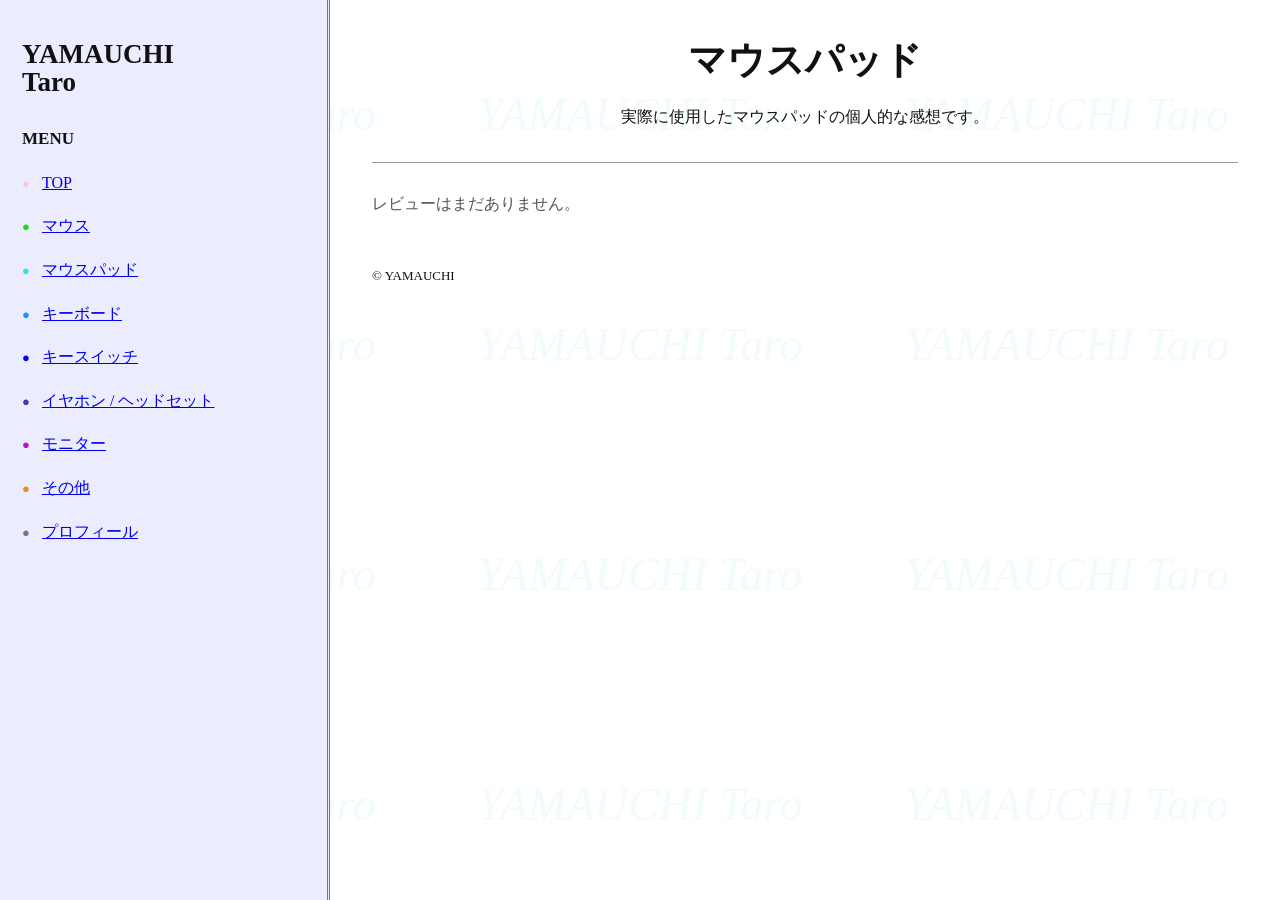
<file: mousepad.html>
<!doctype html>
<html lang="ja">
<head>
  <meta charset="utf-8">
  <meta name="viewport" content="width=device-width, initial-scale=1">
  <meta name="description" content="実際に使用したマウスパッドの個人的な感想です。">
  <title>マウスパッド | 山内太郎のホームページ</title>
  <link rel="stylesheet" href="style.css">
</head>
<body>
  <div class="bg-pattern" aria-hidden="true">
    <span>YAMAUCHI Taro</span><span>YAMAUCHI Taro</span><span>YAMAUCHI Taro</span><span>YAMAUCHI Taro</span>
    <span>YAMAUCHI Taro</span><span>YAMAUCHI Taro</span><span>YAMAUCHI Taro</span><span>YAMAUCHI Taro</span>
    <span>YAMAUCHI Taro</span><span>YAMAUCHI Taro</span><span>YAMAUCHI Taro</span><span>YAMAUCHI Taro</span>
    <span>YAMAUCHI Taro</span><span>YAMAUCHI Taro</span><span>YAMAUCHI Taro</span><span>YAMAUCHI Taro</span>
    <span>YAMAUCHI Taro</span><span>YAMAUCHI Taro</span><span>YAMAUCHI Taro</span><span>YAMAUCHI Taro</span>
  </div>
  <div class="site-shell">
    <aside class="sidebar">
      <div class="site-name">YAMAUCHI<br>Taro</div>
      <div class="menu-title">MENU</div>
      <nav aria-label="メインメニュー">
        <ul>
          <li><a href="index.html">TOP</a></li>
          <li><a href="mouse.html">マウス</a></li>
          <li><a href="mousepad.html">マウスパッド</a></li>
          <li><a href="keyboard.html">キーボード</a></li>
          <li><a href="keyswitch.html">キースイッチ</a></li>
          <li><a href="audio.html">イヤホン / ヘッドセット</a></li>
          <li><a href="monitor.html">モニター</a></li>
          <li><a href="other.html">その他</a></li>
          <li><a href="profile.html">プロフィール</a></li>
        </ul>
      </nav>
    </aside>
    <main class="content">
      <h1 class="page-title">マウスパッド</h1>
      <p class="lead">実際に使用したマウスパッドの個人的な感想です。</p>
      <hr class="rule">

      <section class="reviews">
        <!--
          このレビュー欄はGoogleスプレッドシート「レビュー管理」から自動生成されます。
          下の REVIEWS_START 〜 REVIEWS_END の間は「ホームページ管理 → サイトを更新」の
          実行時に毎回書き換えられるため、手動で編集しないでください。
          この範囲の外側（メニュー・背景・タイトル・フッターなど）は自動更新では変更されません。
        -->
        <!-- REVIEWS_START -->
        <p class="empty">レビューはまだありません。</p>
        <!-- REVIEWS_END -->
      </section>

      <footer>© YAMAUCHI</footer>
    </main>
  </div>
</body>
</html>
</file>
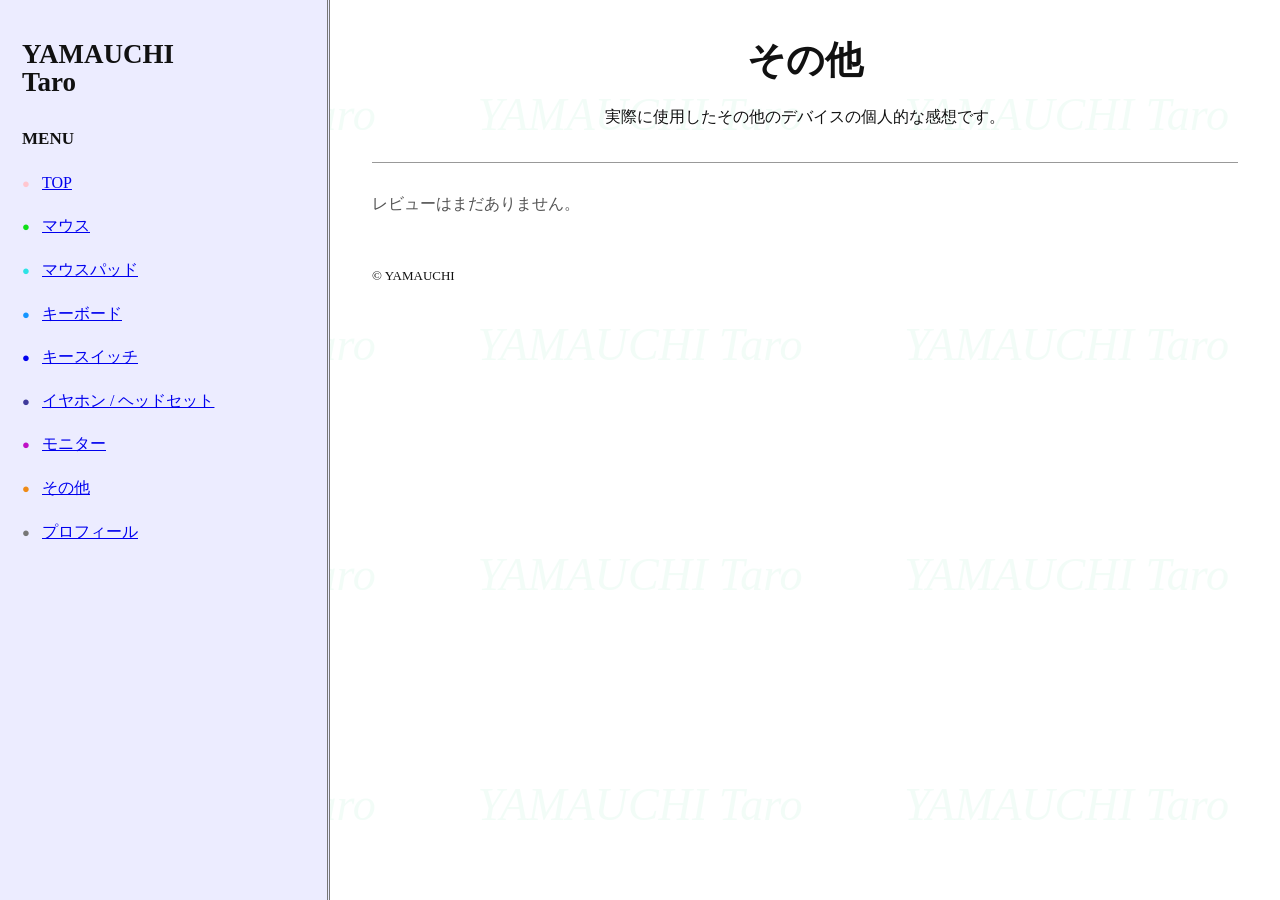
<file: other.html>
<!doctype html>
<html lang="ja">
<head>
  <meta charset="utf-8">
  <meta name="viewport" content="width=device-width, initial-scale=1">
  <meta name="description" content="実際に使用したその他のデバイスの個人的な感想です。">
  <title>その他 | 山内太郎のホームページ</title>
  <link rel="stylesheet" href="style.css">
</head>
<body>
  <div class="bg-pattern" aria-hidden="true">
    <span>YAMAUCHI Taro</span><span>YAMAUCHI Taro</span><span>YAMAUCHI Taro</span><span>YAMAUCHI Taro</span>
    <span>YAMAUCHI Taro</span><span>YAMAUCHI Taro</span><span>YAMAUCHI Taro</span><span>YAMAUCHI Taro</span>
    <span>YAMAUCHI Taro</span><span>YAMAUCHI Taro</span><span>YAMAUCHI Taro</span><span>YAMAUCHI Taro</span>
    <span>YAMAUCHI Taro</span><span>YAMAUCHI Taro</span><span>YAMAUCHI Taro</span><span>YAMAUCHI Taro</span>
    <span>YAMAUCHI Taro</span><span>YAMAUCHI Taro</span><span>YAMAUCHI Taro</span><span>YAMAUCHI Taro</span>
  </div>
  <div class="site-shell">
    <aside class="sidebar">
      <div class="site-name">YAMAUCHI<br>Taro</div>
      <div class="menu-title">MENU</div>
      <nav aria-label="メインメニュー">
        <ul>
          <li><a href="index.html">TOP</a></li>
          <li><a href="mouse.html">マウス</a></li>
          <li><a href="mousepad.html">マウスパッド</a></li>
          <li><a href="keyboard.html">キーボード</a></li>
          <li><a href="keyswitch.html">キースイッチ</a></li>
          <li><a href="audio.html">イヤホン / ヘッドセット</a></li>
          <li><a href="monitor.html">モニター</a></li>
          <li><a href="other.html">その他</a></li>
          <li><a href="profile.html">プロフィール</a></li>
        </ul>
      </nav>
    </aside>
    <main class="content">
      <h1 class="page-title">その他</h1>
      <p class="lead">実際に使用したその他のデバイスの個人的な感想です。</p>
      <hr class="rule">

      <section class="reviews">
        <!--
          このレビュー欄はGoogleスプレッドシート「レビュー管理」から自動生成されます。
          下の REVIEWS_START 〜 REVIEWS_END の間は「ホームページ管理 → サイトを更新」の
          実行時に毎回書き換えられるため、手動で編集しないでください。
          この範囲の外側（メニュー・背景・タイトル・フッターなど）は自動更新では変更されません。
        -->
        <!-- REVIEWS_START -->
        <p class="empty">レビューはまだありません。</p>
        <!-- REVIEWS_END -->
      </section>

      <footer>© YAMAUCHI</footer>
    </main>
  </div>
</body>
</html>
</file>
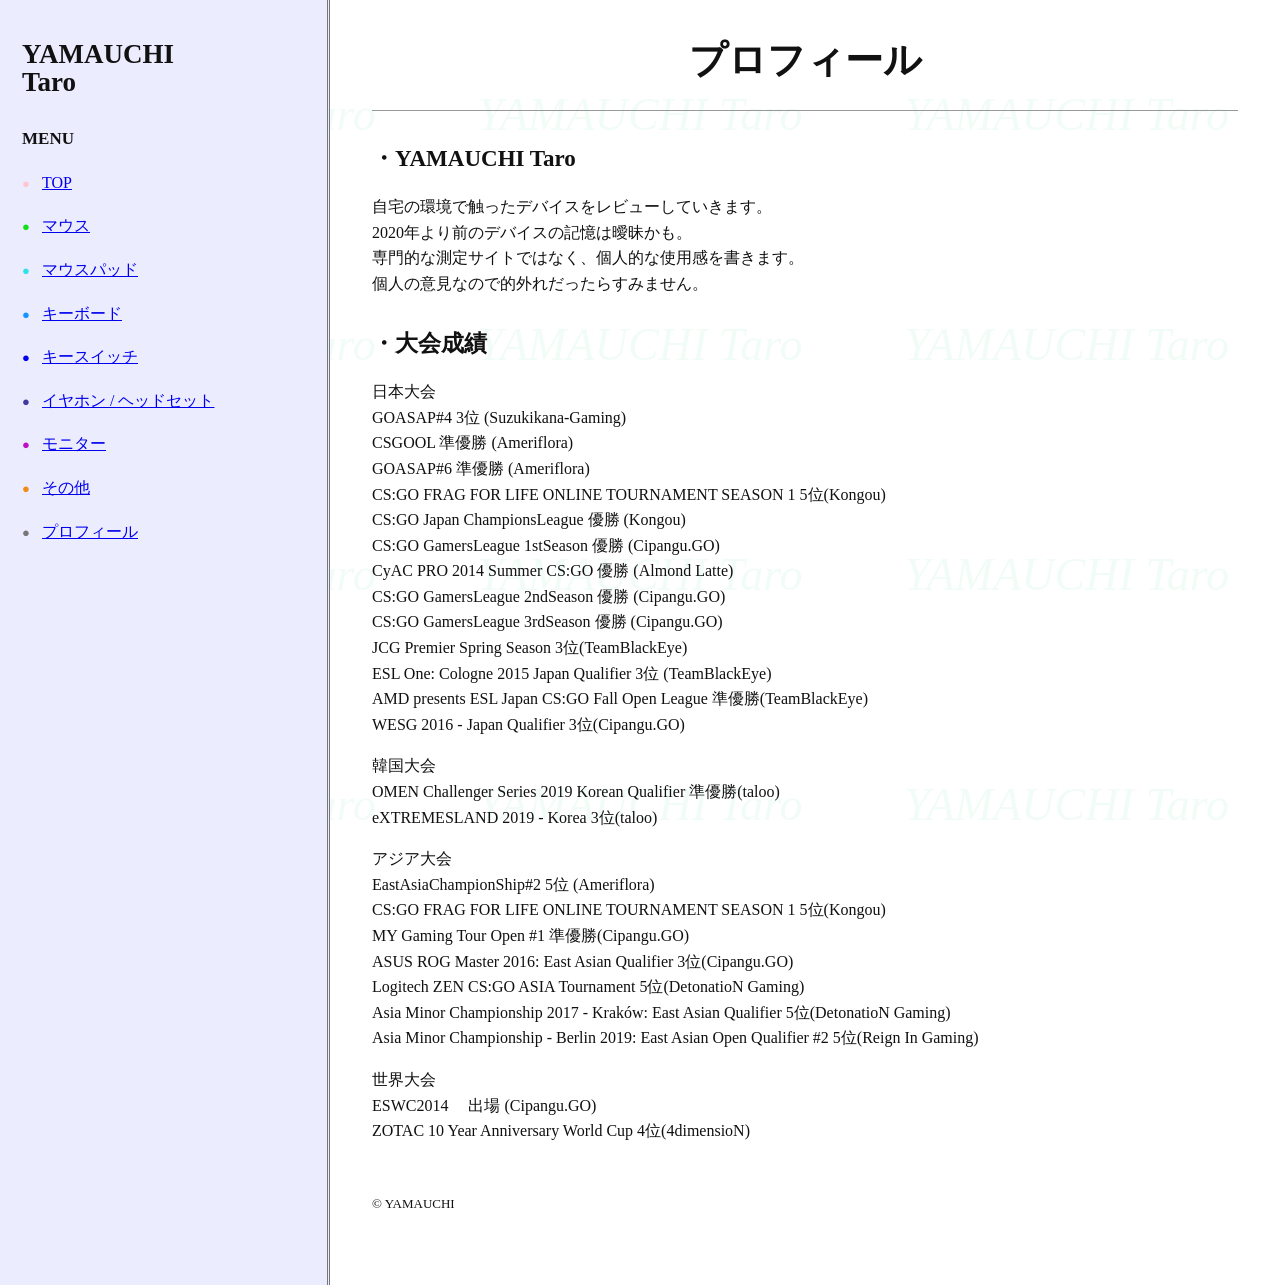
<file: profile.html>
<!doctype html>
<html lang="ja">
<head>
  <meta charset="utf-8">
  <meta name="viewport" content="width=device-width, initial-scale=1">
  <meta name="description" content="YAMAUCHI Taroのプロフィール">
  <title>プロフィール | 山内太郎のホームページ</title>
  <link rel="stylesheet" href="style.css">
</head>
<body>
  <div class="bg-pattern" aria-hidden="true">
    <span>YAMAUCHI Taro</span><span>YAMAUCHI Taro</span><span>YAMAUCHI Taro</span><span>YAMAUCHI Taro</span>
    <span>YAMAUCHI Taro</span><span>YAMAUCHI Taro</span><span>YAMAUCHI Taro</span><span>YAMAUCHI Taro</span>
    <span>YAMAUCHI Taro</span><span>YAMAUCHI Taro</span><span>YAMAUCHI Taro</span><span>YAMAUCHI Taro</span>
    <span>YAMAUCHI Taro</span><span>YAMAUCHI Taro</span><span>YAMAUCHI Taro</span><span>YAMAUCHI Taro</span>
    <span>YAMAUCHI Taro</span><span>YAMAUCHI Taro</span><span>YAMAUCHI Taro</span><span>YAMAUCHI Taro</span>
  </div>
  <div class="site-shell">
    <aside class="sidebar">
      <div class="site-name">YAMAUCHI<br>Taro</div>
      <div class="menu-title">MENU</div>
      <nav aria-label="メインメニュー">
        <ul>
          <li><a href="index.html">TOP</a></li>
          <li><a href="mouse.html">マウス</a></li>
          <li><a href="mousepad.html">マウスパッド</a></li>
          <li><a href="keyboard.html">キーボード</a></li>
          <li><a href="keyswitch.html">キースイッチ</a></li>
          <li><a href="audio.html">イヤホン / ヘッドセット</a></li>
          <li><a href="monitor.html">モニター</a></li>
          <li><a href="other.html">その他</a></li>
          <li><a href="profile.html">プロフィール</a></li>
        </ul>
      </nav>
    </aside>
    <main class="content">
      <h1 class="page-title">プロフィール</h1>
      <hr class="rule">
      <!--
        この下はGoogleスプレッドシート「プロフィール」から自動生成されます。
        PROFILE_START 〜 PROFILE_END の間は「サイトを更新」実行時に書き換えられるため、
        手動で編集しないでください。
      -->
      <!-- PROFILE_START -->
      <section class="section">
        <h2>YAMAUCHI Taro</h2>
        <p>自宅の環境で触ったデバイスをレビューしていきます。<br>
        2020年より前のデバイスの記憶は曖昧かも。<br>
        専門的な測定サイトではなく、個人的な使用感を書きます。<br>
        個人の意見なので的外れだったらすみません。</p>
      </section>
      <section class="section">
        <h2>大会成績</h2>
        <p>日本大会<br>
        GOASAP#4 3位 (Suzukikana-Gaming)<br>
        CSGOOL 準優勝 (Ameriflora)<br>
        GOASAP#6 準優勝 (Ameriflora)　<br>
        CS:GO FRAG FOR LIFE ONLINE TOURNAMENT SEASON 1 5位(Kongou)　<br>
        CS:GO Japan ChampionsLeague 優勝 (Kongou)<br>
        CS:GO GamersLeague 1stSeason 優勝 (Cipangu.GO)<br>
        CyAC PRO 2014 Summer CS:GO 優勝 (Almond Latte)<br>
        CS:GO GamersLeague 2ndSeason 優勝 (Cipangu.GO)<br>
        CS:GO GamersLeague 3rdSeason 優勝 (Cipangu.GO)<br>
        JCG Premier Spring Season 3位(TeamBlackEye)<br>
        ESL One: Cologne 2015 Japan Qualifier 3位 (TeamBlackEye)<br>
        AMD presents ESL Japan CS:GO Fall Open League 準優勝(TeamBlackEye)<br>
        WESG 2016 - Japan Qualifier 3位(Cipangu.GO)</p>
        <p>韓国大会<br>
        OMEN Challenger Series 2019 Korean Qualifier 準優勝(taloo)<br>
        eXTREMESLAND 2019 - Korea 3位(taloo)</p>
        <p>アジア大会<br>
        EastAsiaChampionShip#2 5位 (Ameriflora)<br>
        CS:GO FRAG FOR LIFE ONLINE TOURNAMENT SEASON 1 5位(Kongou)<br>
        MY Gaming Tour Open #1 準優勝(Cipangu.GO)<br>
        ASUS ROG Master 2016: East Asian Qualifier 3位(Cipangu.GO)<br>
        Logitech ZEN CS:GO ASIA Tournament 5位(DetonatioN Gaming)<br>
        Asia Minor Championship 2017 - Kraków: East Asian Qualifier 5位(DetonatioN Gaming)<br>
        Asia Minor Championship - Berlin 2019: East Asian Open Qualifier #2 5位(Reign In Gaming)</p>
        <p>世界大会<br>
        ESWC2014 　出場 (Cipangu.GO)<br>
        ZOTAC 10 Year Anniversary World Cup 4位(4dimensioN)</p>
      </section>
      <!-- PROFILE_END -->
      <footer>© YAMAUCHI</footer>
    </main>
  </div>
</body>
</html>
</file>
<file: style.css>
:root {
  --menu-bg: #ececff;
  --paper: rgba(255,255,255,.62);
  --text: #111;
  --line: #8b8b8b;
  --link: #0000ee;
  --visited: #551a8b;
  --mint: rgba(111, 223, 173, .24);
}

* { box-sizing: border-box; }
html, body { margin: 0; min-height: 100%; }
body {
  color: var(--text);
  background: #fff;
  font-family: "Times New Roman", "Yu Mincho", "MS PMincho", serif;
  line-height: 1.6;
}

a { color: var(--link); text-decoration: underline; }
a:visited { color: var(--visited); }

.bg-pattern {
  position: fixed;
  inset: 0;
  z-index: 0;
  overflow: hidden;
  display: grid;
  grid-template-columns: repeat(3, minmax(400px, 1fr));
  grid-auto-rows: 230px;
  pointer-events: none;
  user-select: none;
}
.bg-pattern span {
  align-self: center;
  justify-self: center;
  color: var(--mint);
  font-family: "Times New Roman", Georgia, serif;
  font-style: italic;
  font-size: clamp(46px, 3.6vw, 64px);
  white-space: nowrap;
}

.site-shell {
  position: relative;
  z-index: 1;
  min-height: 100vh;
  display: grid;
  grid-template-columns: 330px minmax(0, 1fr);
}

.sidebar {
  min-height: 100vh;
  padding: 40px 22px;
  background: var(--menu-bg);
  border-right: 3px double #777;
}
.site-name {
  margin: 0 0 28px;
  font-size: 27px;
  line-height: 1.05;
  font-weight: bold;
}
.menu-title {
  margin-bottom: 14px;
  font-size: 17px;
  font-weight: bold;
}
nav ul { margin: 0; padding: 0; list-style: none; }
nav li { margin: 18px 0; }
nav li::before {
  content: "●";
  display: inline-block;
  width: 20px;
  font-size: 13px;
  color: #12d613;
}
nav li:nth-child(1)::before { color: #ffc6cf; }
nav li:nth-child(2)::before { color: #10df18; }
nav li:nth-child(3)::before { color: #2de3e6; }
nav li:nth-child(4)::before { color: #1595ff; }
nav li:nth-child(5)::before { color: #0000ee; }
nav li:nth-child(6)::before { color: #3f3a9c; }
nav li:nth-child(7)::before { color: #bf10c6; }
nav li:nth-child(8)::before { color: #ef8b17; }
nav li:nth-child(9)::before { color: #777; }

.content {
  min-width: 0;
  padding: 38px 42px 70px;
  background: var(--paper);
}
.page-title {
  margin: 0 0 22px;
  text-align: center;
  font-size: clamp(30px, 3vw, 48px);
  line-height: 1.15;
}
.lead {
  max-width: 850px;
  margin: 0 auto 32px;
  text-align: center;
}
.rule { border: 0; border-top: 1px solid #999; margin: 28px 0; }
.section { margin: 30px 0; }
.section h2 {
  margin: 0 0 16px;
  font-size: 23px;
}
.section h2::before { content: "・"; }

.setup-list { max-width: 760px; margin: 0 auto; }
.setup-list > div {
  display: grid;
  grid-template-columns: 220px 1fr;
  gap: 18px;
  padding: 6px 0;
}
.setup-list dt { font-weight: bold; }
.setup-list dd { margin: 0; }

.favorite-items {
  margin: 0;
  padding: 0;
  list-style: none;
}
.favorite-items li {
  margin: 0 0 4px;
}
.favorite-items li:last-child {
  margin-bottom: 0;
}

.review-list { margin: 0; padding-left: 22px; }
.review-list li { margin: 14px 0 24px; }
.meta { margin: 3px 0; font-size: 14px; }
.empty { color: #555; }

.review-box { max-width: 880px; }
.review-box img { max-width: 100%; height: auto; border: 0; }
.review-box h2 { margin-top: 30px; }
.review-data { border-collapse: collapse; margin: 15px 0 25px; }
.review-data th, .review-data td { padding: 4px 18px 4px 0; text-align: left; vertical-align: top; }

footer { margin-top: 50px; font-size: 13px; }

@media (max-width: 800px) {
  .bg-pattern {
    grid-template-columns: repeat(2, minmax(240px, 1fr));
    grid-auto-rows: 180px;
  }
  .bg-pattern span { font-size: 42px; }
  .site-shell { grid-template-columns: 1fr; }
  .sidebar {
    min-height: auto;
    padding: 18px 16px;
    border-right: 0;
    border-bottom: 3px double #777;
  }
  .site-name { margin-bottom: 12px; }
  .menu-title { margin-bottom: 8px; }
  nav ul { display: flex; flex-wrap: wrap; gap: 7px 14px; }
  nav li { margin: 0; }
  nav li::before { width: 16px; }
  .content { padding: 26px 18px 50px; }
  .page-title { text-align: left; font-size: 31px; }
  .lead { text-align: left; margin-left: 0; }
  .setup-list { margin: 0; }
  .setup-list > div { grid-template-columns: 1fr; gap: 0; padding: 8px 0; }
}


/* カテゴリページ内に直接蓄積するレビュー */
.reviews {
  max-width: 900px;
}
.review-entry {
  margin: 0 0 28px;
}
.review-entry h2 {
  margin: 0 0 8px;
  font-size: 25px;
}
.review-entry h3 {
  margin: 22px 0 8px;
  font-size: 18px;
}
.review-entry ul {
  margin-top: 6px;
}
.review-entry img {
  display: block;
  max-width: min(100%, 760px);
  height: auto;
  margin: 18px 0;
}
.review-meta {
  margin: 0 0 16px;
  font-size: 14px;
}
.review-separator {
  border: 0;
  border-top: 1px dotted #999;
  margin: 30px 0;
}
</file>
